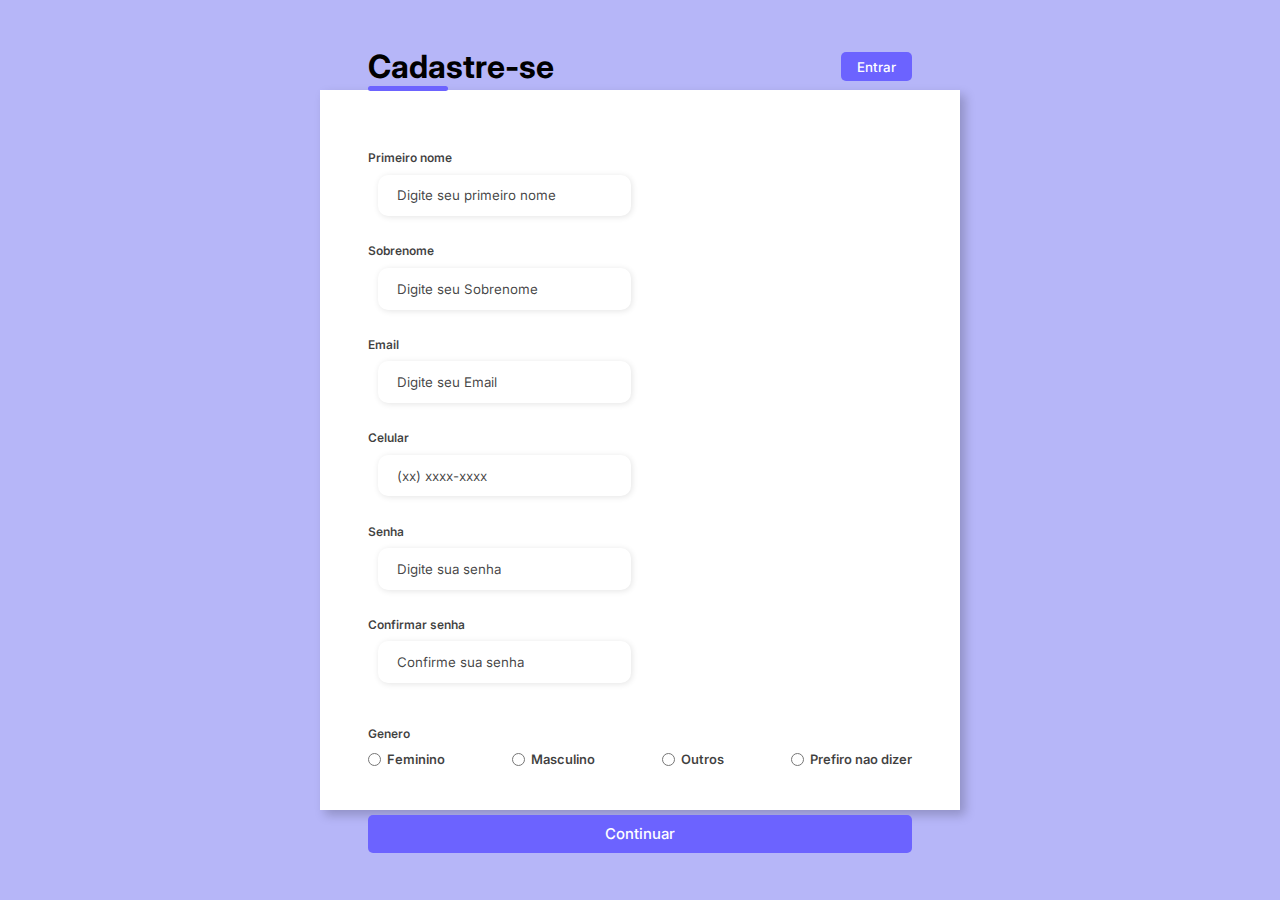
<file: Formulario de cadastro responsivo/index.html>
<!DOCTYPE html>
<html lang="pt-br">
<head>
    <meta charset="UTF-8">
    <meta http-equiv="X-UA-Compatible" content="IE=edge">
    <meta name="viewport" content="width=device-width, initial-scale=1.0">
    <link rel="preconnect" href="https://fonts.googleapis.com">
    <link rel="preconnect" href="https://fonts.gstatic.com" crossorigin>
    <link href="https://fonts.googleapis.com/css2?family=Inter:wght@100;300;400;500;700&display=swap" rel="stylesheet"> 
    <link rel="stylesheet" href="main.css">
    <title>Formulario de cadastro</title>
</head>
<body>
    <div class="container">
        <div class="form-image">
            <img src="img/undraw_shopping_re_hdd9.svg" alt="shopping">
        </div>

        <div class="form">
            <form action="#">
                <div class="form-header">
                    <div class="title">
                        <h1>Cadastre-se</h1>
                    </div>

                    <div class="login-button">
                        <button><a href="#">Entrar</a></button>
                    </div>
                </div>

                <div class="input-group">
                    <div class="input-box">
                        <label for="firstname">Primeiro nome</label>
                        <input id="firstname" type="text" name="firstname" placeholder="Digite seu primeiro nome" required>
                    </div>

                    <div class="input-box">
                        <label for="lastname">Sobrenome</label>
                        <input id="lastname" type="text" name="lastname" placeholder="Digite seu Sobrenome" required>
                    </div>

                    <div class="input-box">
                        <label for="email">Email</label>
                        <input id="email" type="email" name="email" placeholder="Digite seu Email" required>
                    </div>

                    <div class="input-box">
                        <label for="number">Celular</label>
                        <input id="number" type="tel" name="number" placeholder="(xx) xxxx-xxxx" required>
                    </div>

                    <div class="input-box">
                        <label for="password">Senha</label>
                        <input id="password" type="password" name="password" placeholder="Digite sua senha" required>
                    </div>

                    <div class="input-box">
                        <label for="password">Confirmar senha</label>
                        <input id="password" type="password" name="Confirmpassword" placeholder="Confirme sua senha" required>
                    </div>
                </div>

                <div class="gender-inputs">
                    <div class="gender-title">
                        <h6>Genero</h6>
                    </div>

                    <div class="gender-group">
                        <div class="gender-input">
                            <input type="radio" id="female" name="gender">
                            <label for="female">Feminino</label>
                        </div>

                        <div class="gender-input">
                            <input type="radio" id="male" name="gender">
                            <label for="male">Masculino</label>
                        </div>

                        <div class="gender-input">
                            <input type="radio" id="others" name="gender">
                            <label for="others">Outros</label>
                        </div>

                        <div class="gender-input">
                            <input type="radio" id="none" name="gender">
                            <label for="none">Prefiro nao dizer</label>
                        </div>
                    </div>
                </div>

                <div class="continue-button">
                    <button><a href="#">Continuar</a></button>
                </div>
            </form>
        </div>
    </div>
</body>
</html>
</file>
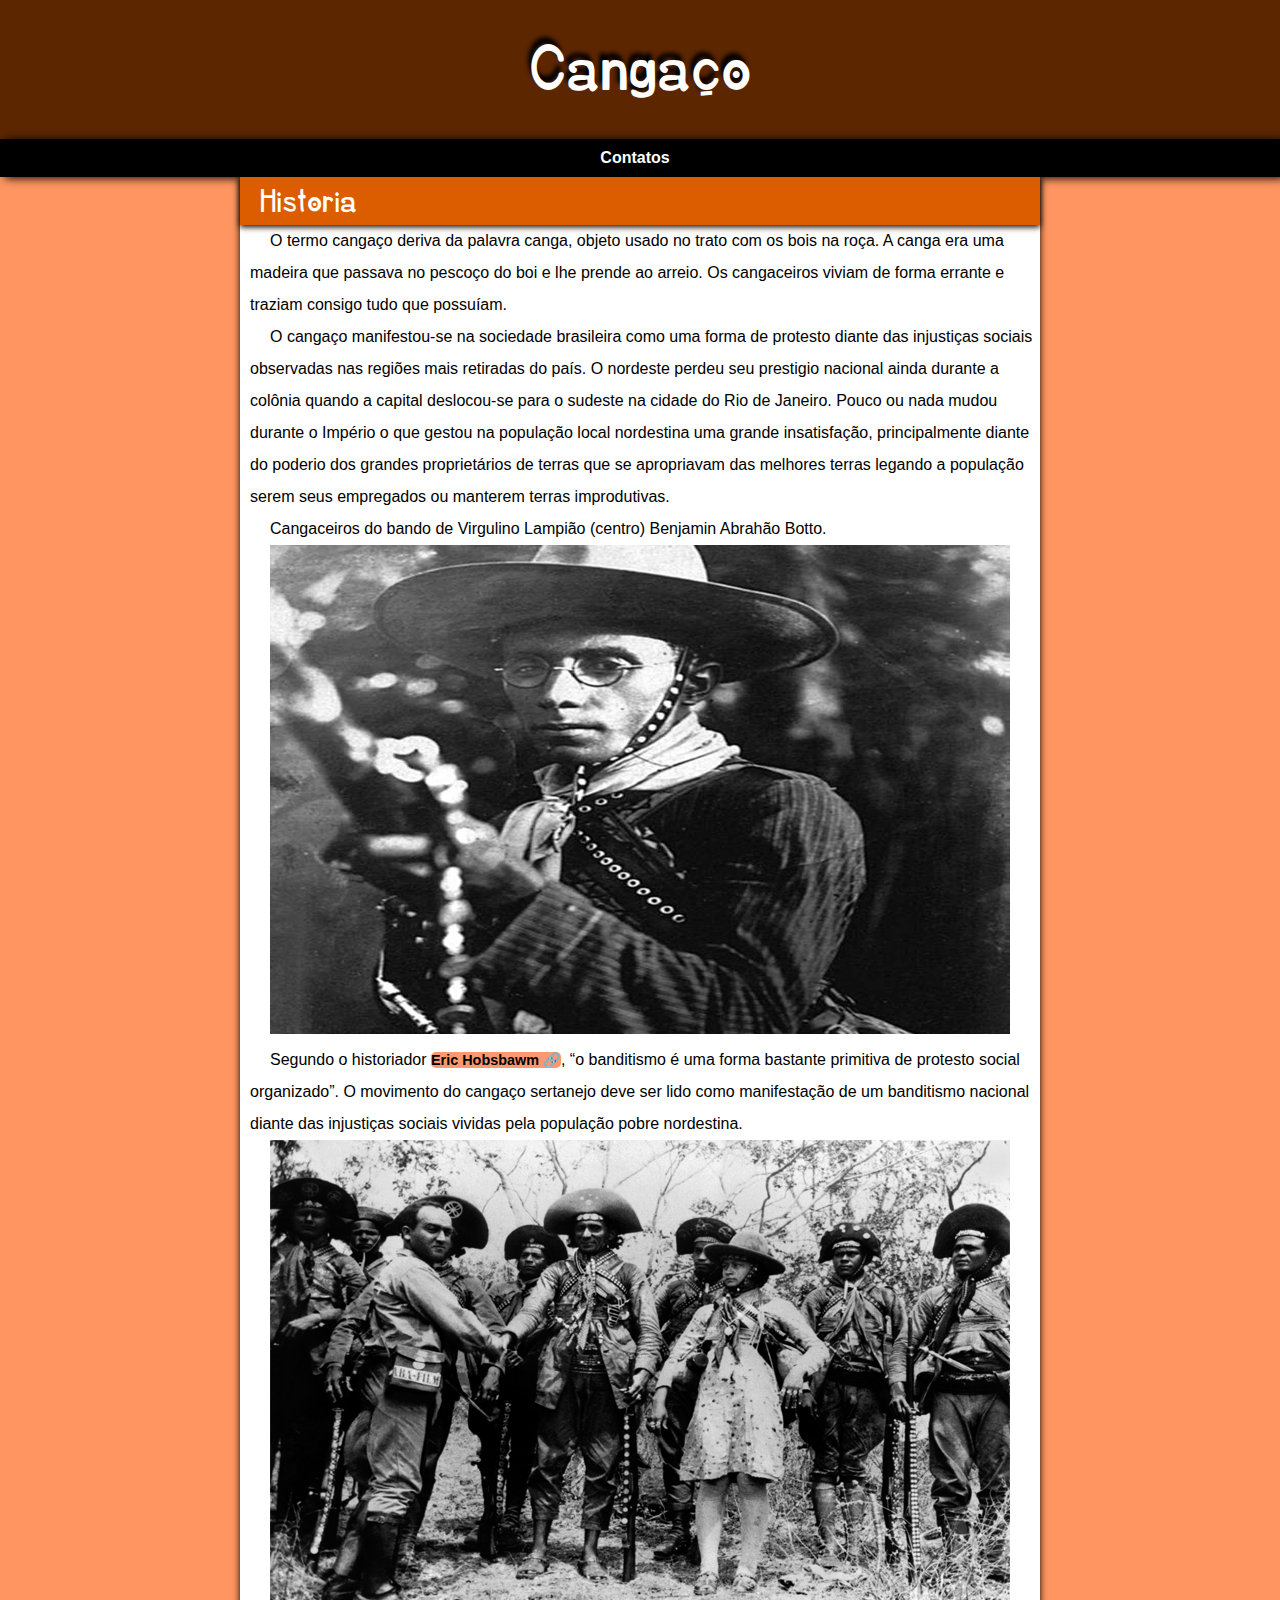
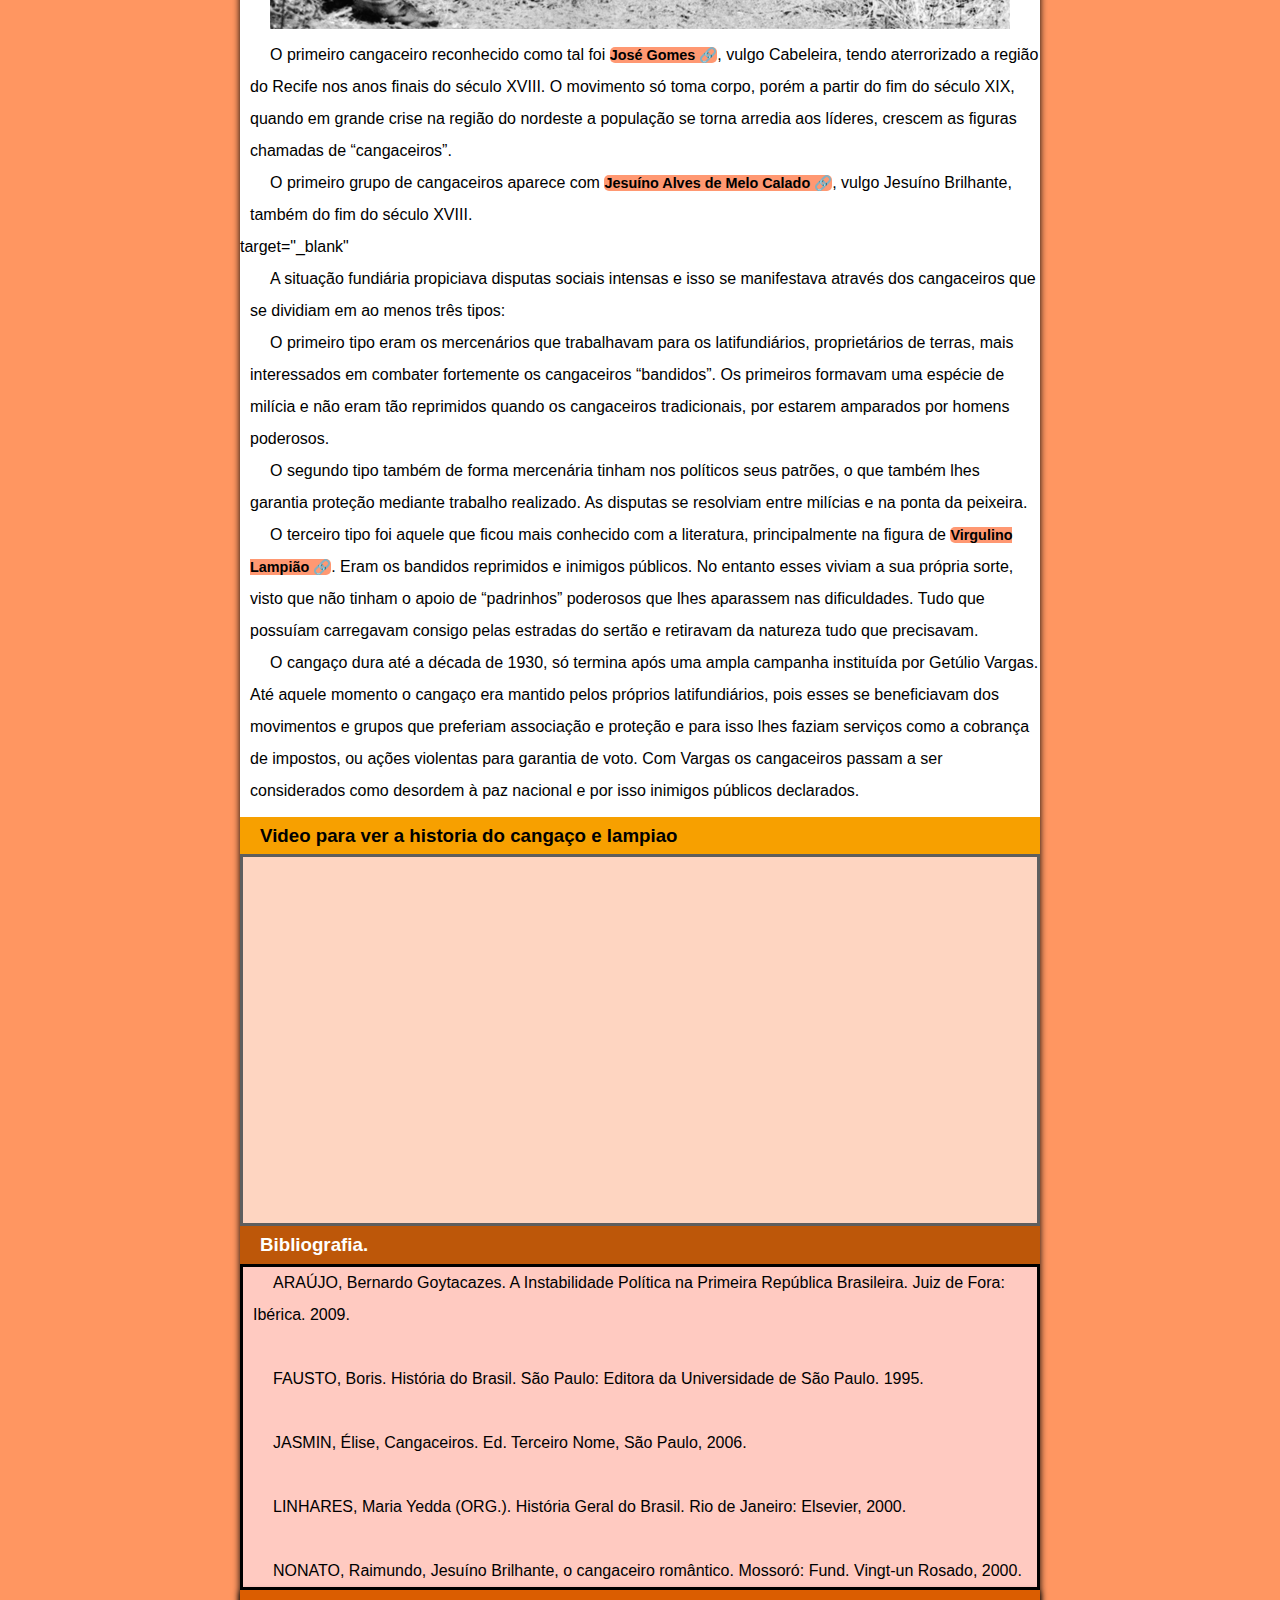
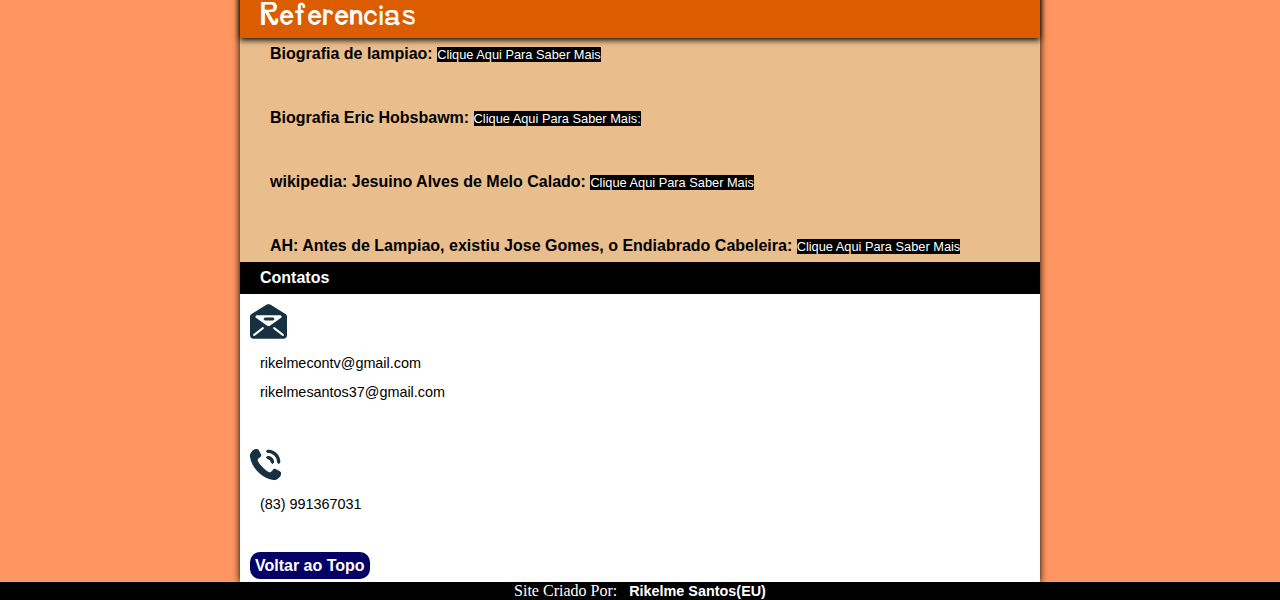
<file: Historia do Cangaço/index.html>
<!DOCTYPE html>
<html lang="pt-br">
<head>
    <link rel="shortcut icon" href="imagens/android-chrome-192x192.png" type="image/x-icon">
    <meta charset="UTF-8">
    <meta http-equiv="X-UA-Compatible" content="IE=edge">
    <meta name="viewport" content="width=device-width, initial-scale=1.0">
    <title>Site Responsivo</title>
          <link rel="stylesheet" href="Estilo.css">
</head>
<header>
    <h1 id="topo">Cangaço</h1>
    <nav>
        <a id="contatinho" href="#contato">Contatos</a>
    </nav>
</header>
<body>
    <main>
        <article>
            <h2>Historia</h2>
            <p>O termo cangaço deriva da palavra canga, objeto usado no trato com os bois na roça. A canga era uma madeira que passava no pescoço do boi e lhe prende ao arreio. Os cangaceiros viviam de forma errante e traziam consigo tudo que possuíam.</p>

    <p>O cangaço manifestou-se na sociedade brasileira como uma forma de protesto diante das injustiças sociais observadas nas regiões mais retiradas do país. O nordeste perdeu seu prestigio nacional ainda durante a colônia quando a capital deslocou-se para o sudeste na cidade do Rio de Janeiro. Pouco ou nada mudou durante o Império o que gestou na população local nordestina uma grande insatisfação, principalmente diante do poderio dos grandes proprietários de terras que se apropriavam das melhores terras legando a população serem seus empregados ou manterem terras improdutivas.</p>

<p>Cangaceiros do bando de Virgulino Lampião (centro) Benjamin Abrahão Botto.</p>

<picture>
    <source media="(max-width:500px )" srcset="imagens/lampiao-pq.png">
    <img src="imagens/lampiao.png" alt="lampiao">
</picture>

<P>Segundo o historiador <strong><a href="https://www.ebiografia.com/eric_hobsbawm/" class="externo" target="_blank">Eric Hobsbawm</a></strong>, “o banditismo é uma forma bastante primitiva de protesto social organizado”. O movimento do cangaço sertanejo deve ser lido como manifestação de um banditismo nacional diante das injustiças sociais vividas pela população pobre nordestina.</P>

<picture>
    <source media="(max-width: 500px)" srcset="imagens/bonde-lampiao-pq2.png">
    <img src="imagens/bonde-lampiao-m.png" alt="">
</picture>

<P>O primeiro cangaceiro reconhecido como tal foi <strong><a href="https://aventurasnahistoria.uol.com.br/noticias/reportagem/jose-gomes-conheca-o-endiabrado-cabeleira.phtml" class="externo" target="_blank">José Gomes</a></strong>, vulgo Cabeleira, tendo aterrorizado a região do Recife nos anos finais do século XVIII. O movimento só toma corpo, porém a partir do fim do século XIX, quando em grande crise na região do nordeste a população se torna arredia aos líderes, crescem as figuras chamadas de “cangaceiros”.</P>

<P>O primeiro grupo de cangaceiros aparece com <strong><a href="https://pt.wikipedia.org/wiki/Jesu%C3%ADno_Alves_de_Melo_Calado#:~:text=Biografia-,Origem,uma%20cabra%20que%20lhe%20pertencia." class="externo" target="_blank">Jesuíno Alves de Melo Calado</a></strong>, vulgo Jesuíno Brilhante, também do fim do século XVIII.</P>
 target="_blank"
<P>A situação fundiária propiciava disputas sociais intensas e isso se manifestava através dos cangaceiros que se dividiam em ao menos três tipos:</P>

<P>O primeiro tipo eram os mercenários que trabalhavam para os latifundiários, proprietários de terras, mais interessados em combater fortemente os cangaceiros “bandidos”. Os primeiros formavam uma espécie de milícia e não eram tão reprimidos quando os cangaceiros tradicionais, por estarem amparados por homens poderosos.</P> 

<p>O segundo tipo também de forma mercenária tinham nos políticos seus patrões, o que também lhes garantia proteção mediante trabalho realizado. As disputas se resolviam entre milícias e na ponta da peixeira.</p>

<p>O terceiro tipo foi aquele que ficou mais conhecido com a literatura, principalmente na figura de <strong><a href="https://www.ebiografia.com/lampiao/" class="externo" target="_blank">Virgulino Lampião</a></strong>. Eram os bandidos reprimidos e inimigos públicos. No entanto esses viviam a sua própria sorte, visto que não tinham o apoio de “padrinhos” poderosos que lhes aparassem nas dificuldades. Tudo que possuíam carregavam consigo pelas estradas do sertão e retiravam da natureza tudo que precisavam.</p>

<p>O cangaço dura até a década de 1930, só termina após uma ampla campanha instituída por Getúlio Vargas. Até aquele momento o cangaço era mantido pelos próprios latifundiários, pois esses se beneficiavam dos movimentos e grupos que preferiam associação e proteção e para isso lhes faziam serviços como a cobrança de impostos, ou ações violentas para garantia de voto. Com Vargas os cangaceiros passam a ser considerados como desordem à paz nacional e por isso inimigos públicos declarados.</p>

<h3 class="texto-video">Video para ver a historia do cangaço e lampiao</h3>

<div class="picture">
    <iframe width="560" height="315" src="https://www.youtube.com/embed/Y1gUtRscHDo" title="YouTube video player" frameborder="0" allow="accelerometer; autoplay; clipboard-write; encrypted-media; gyroscope; picture-in-picture" allowfullscreen></iframe>

</div>

<aside>
    <h3>Bibliografia.</h3>
    
    <div>
        <ul>
            <li class="espaço" >
                ARAÚJO, Bernardo Goytacazes. A Instabilidade Política na Primeira República Brasileira. Juiz de Fora: Ibérica. 2009.
            </li>
            <br>
            <li>FAUSTO, Boris. História do Brasil. São Paulo: Editora da Universidade de São Paulo. 1995.</li>
            <br>
            <li>JASMIN, Élise, Cangaceiros. Ed. Terceiro Nome, São Paulo, 2006.</li>
            <br>
            <li>LINHARES, Maria Yedda (ORG.). História Geral do Brasil. Rio de Janeiro: Elsevier, 2000.</li>
            <br>
            <li>NONATO, Raimundo, Jesuíno Brilhante, o cangaceiro romântico. Mossoró: Fund. Vingt-un Rosado, 2000.</li>
        </ul>
    </div>
    <div id="referencia">
        <h2>Referencias</h2>

        <ul>
            <li id="texto-da-referencia">Biografia de lampiao: <a href="https://www.ebiografia.com/lampiao/" target="_blank"> <strong id="referencias">Clique Aqui Para Saber Mais</strong> </a></li>

            <br>

            <li id="texto-da-referencia">Biografia Eric Hobsbawm: <a href="https://www.ebiografia.com/eric_hobsbawm/" target="_blank"><strong id="referencias"> Clique Aqui Para Saber Mais:</strong></a></li>

            <br>

            <li id="texto-da-referencia">wikipedia: Jesuino Alves de Melo Calado: <a href="https://pt.wikipedia.org/wiki/Jesu%C3%ADno_Alves_de_Melo_Calado#:~:text=Biografia-,Origem,uma%20cabra%20que%20lhe%20pertencia."  target="_blank"><strong id="referencias">Clique Aqui Para Saber Mais</strong></a></li>
           <br>

            <li id="texto-da-referencia">AH: Antes de Lampiao, existiu Jose Gomes, o Endiabrado Cabeleira: <a href="https://aventurasnahistoria.uol.com.br/noticias/reportagem/jose-gomes-conheca-o-endiabrado-cabeleira.phtml"  target="_blank"><strong id="referencias">Clique Aqui Para Saber Mais</strong></a></li>
        </ul>
        </div>

        <div id="contato">
            <h3 id="personalizar-h3-contato" >Contatos</h3>
          <picture>
              <img class="contatos" src="imagens/mail.png" alt="email">
              <p class="esquerdar" >rikelmecontv@gmail.com</p>
              <p class="esquerdar" >rikelmesantos37@gmail.com</p>
              
             <br>

                <img class="contatos" src="imagens/tel.png" alt="telefone">
                <p class="esquerdar" >(83) 991367031</p>
                <br>
                <a class="voltar" href="#topo"> Voltar ao Topo </a>
                    
          </picture>
        </div>
</aside>
 </article>
    </main>

  <footer>
      Site Criado Por: <strong class="footer"> &nbsp;
          Rikelme Santos(EU)</strong>
  </footer>  

</html>
</file>
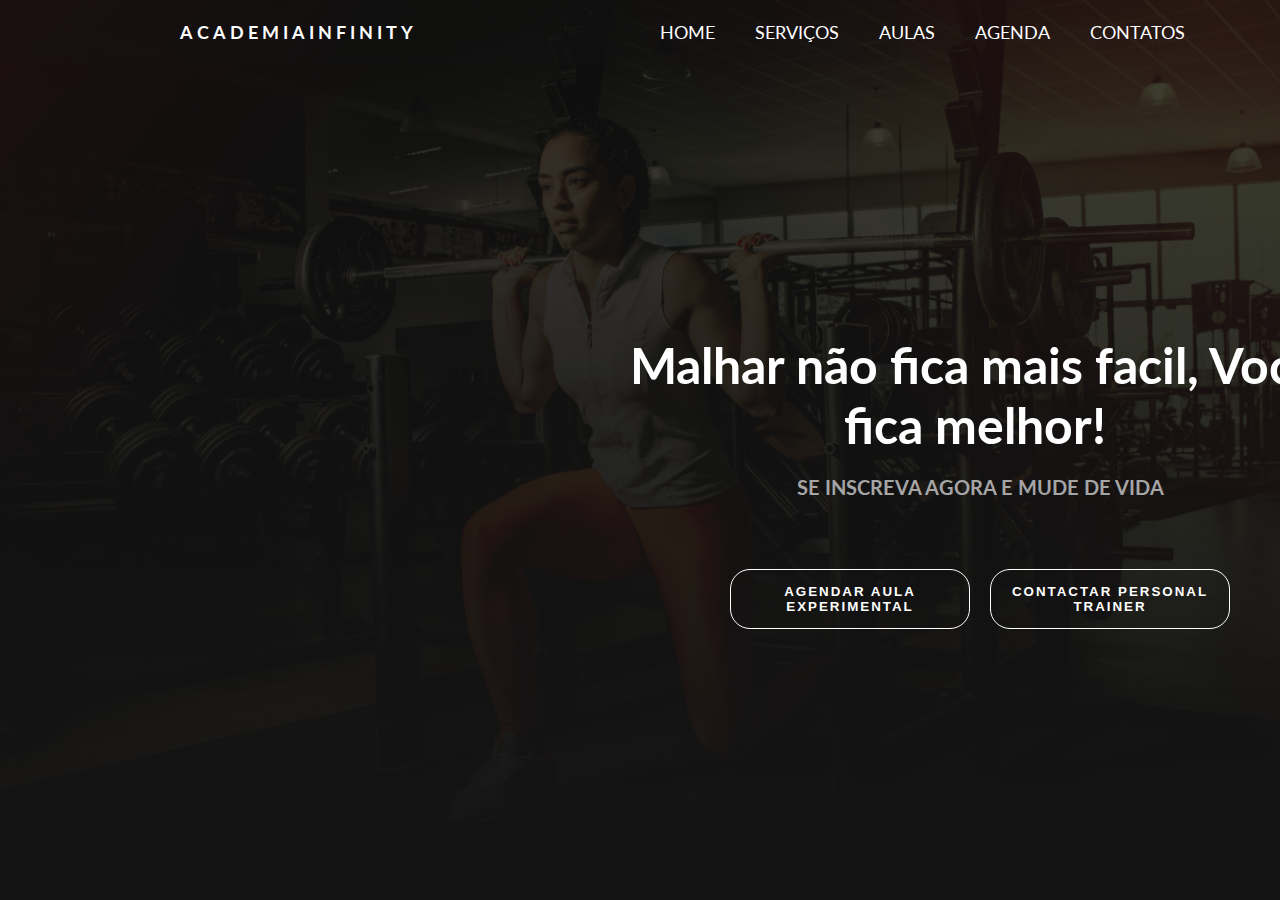
<file: Landing Page - Academia/index.html>
<!DOCTYPE html>
<html lang="pt-br">
<head>
    <meta charset="UTF-8">
    <meta http-equiv="X-UA-Compatible" content="IE=edge">
    <meta name="viewport" content="width=device-width, initial-scale=1.0">
    <link rel="preconnect" href="https://fonts.googleapis.com">
    <link rel="preconnect" href="https://fonts.gstatic.com" crossorigin>
    <link href="https://fonts.googleapis.com/css2?family=Lato:wght@400;700&display=swap" rel="stylesheet">
    <link rel="stylesheet" href="main.css">
    <title>Academia</title>
</head>
<body>
    <header>
        <div class="menu-content">
            <h1 class="logo">AcademiaInfinity</h1>

            <nav class="header-menu">
                <ul class="list-items">
                    <li><a href="#">HOME</a></li>
                    <li><a href="#">SERVIÇOS</a></li>
                    <li><a href="#">AULAS</a></li>
                    <li><a href="#">AGENDA</a></li>
                    <li><a href="#">CONTATOS</a></li>
                </ul>
            </nav>
        </div>
    </header>

    <main>
        <div class="main-content">
            <h1 class="primary-text">Malhar não fica mais facil, Você fica melhor!</h1>
            <h2 class="second-text">SE INSCREVA AGORA E MUDE DE VIDA</h2>

            <div class="btn">
                <button class="btn-exp">Agendar Aula Experimental</button>
                <button class="btn-personal">Contactar Personal Trainer</button>
            </div>
        </div>
    </main>
</body>
</html>
</file>
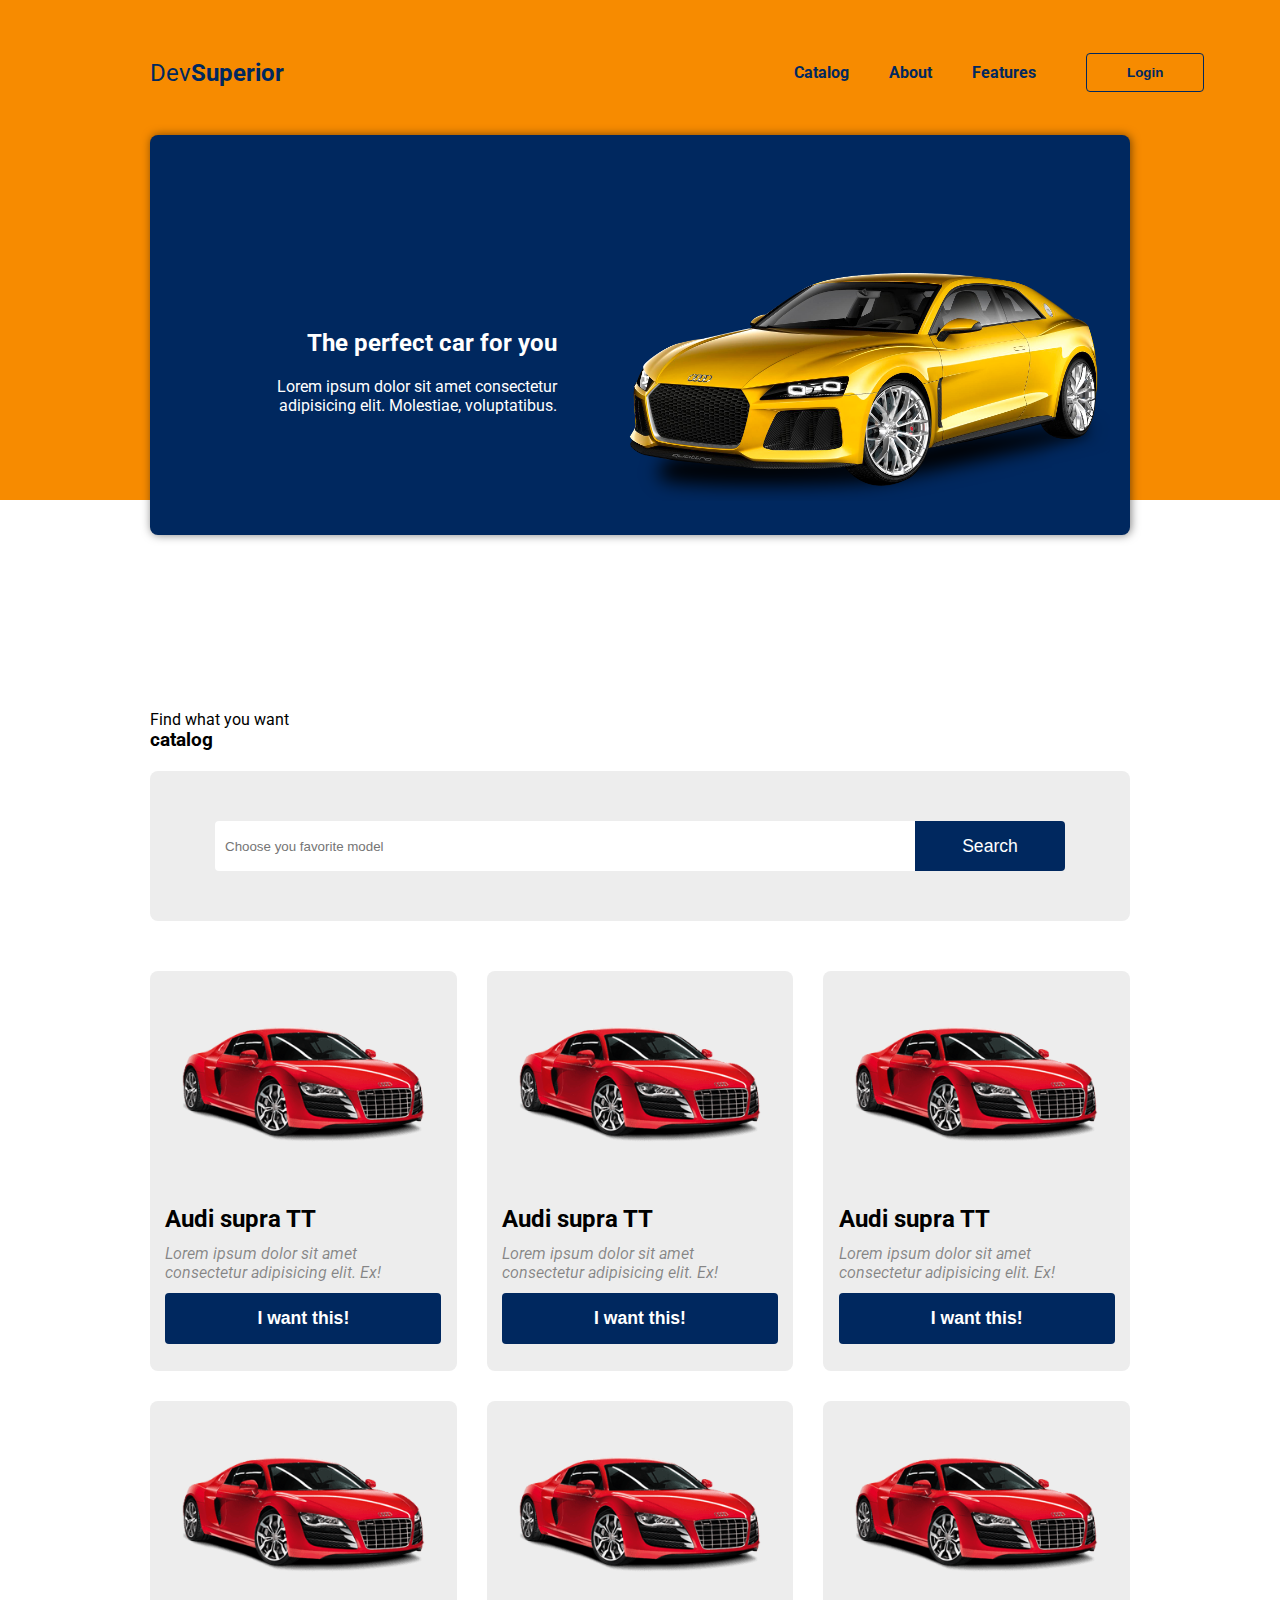
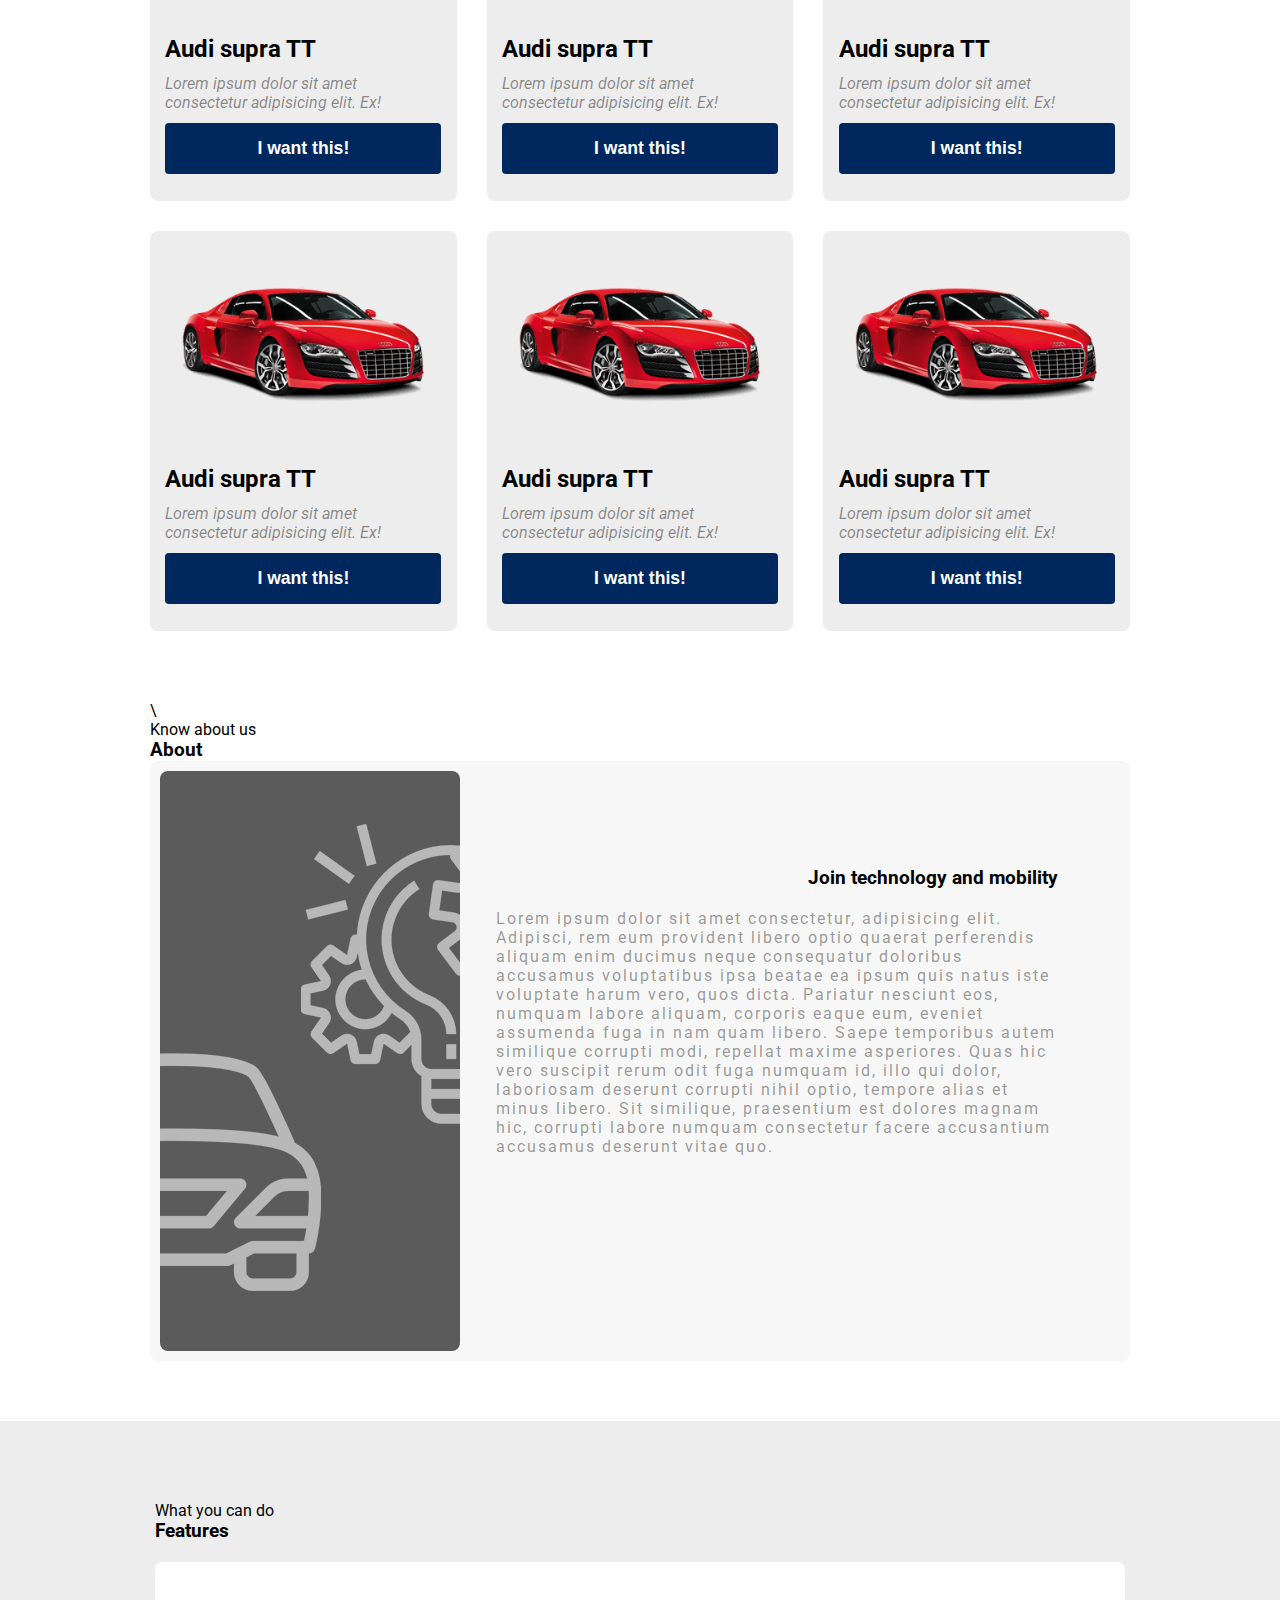
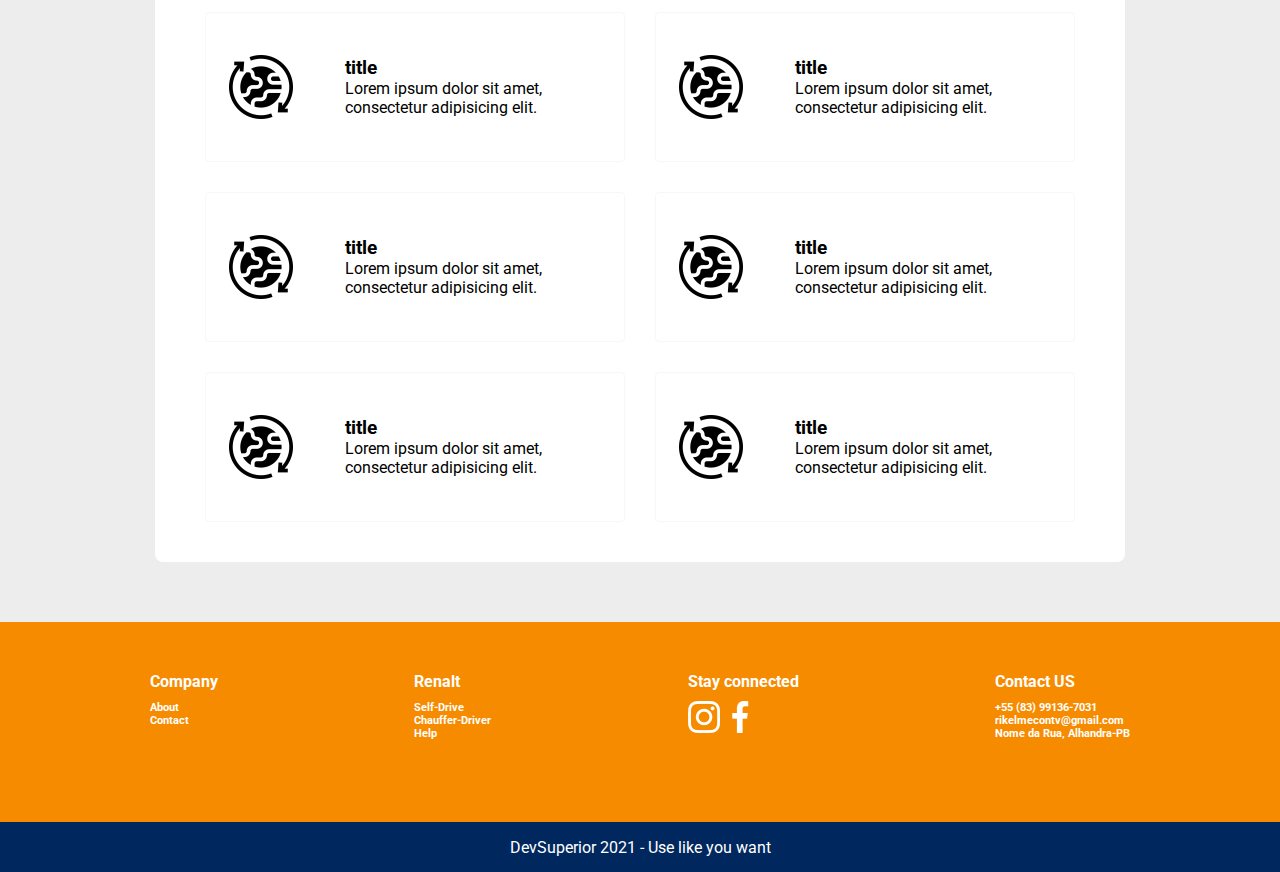
<file: landing page - catalogo de carros/html/index.html>
<!DOCTYPE html>
<html lang="pt-br">
<head>
    <meta charset="UTF-8">
    <meta http-equiv="X-UA-Compatible" content="IE=edge">
    <meta name="viewport" content="width=device-width, initial-scale=1.0">
    <link rel="preconnect" href="https://fonts.googleapis.com">
    <link rel="preconnect" href="https://fonts.gstatic.com" crossorigin>
    <link href="https://fonts.googleapis.com/css2?family=Roboto:wght@400;700&display=swap" rel="stylesheet">
    <link rel="stylesheet" href="../css/main.css">
    <title>Catalogo de carros</title>
</head>
<body>
    <header>
        <div class="content">
            <nav>
                <p class="brand">Dev<strong>Superior</strong></p>
                <ul>
                    <li><a href="#">Catalog</a></li>
                    <li><a href="#">About</a></li>
                    <li><a href="#">Features</a></li>
                    <button>Login</button>
                </ul>
            </nav>

            <div class="header-block">
                <div class="text">
                    <h2>The perfect car for you</h2>
                    <p>Lorem ipsum dolor sit amet consectetur adipisicing elit. Molestiae, voluptatibus.</p>
                </div>
                <img src="../imagens/car-header.png" alt="car">
            </div>
        </div>
    </header>

    <section class="catalog" id="catalog">
        <div class="content">
            <div class="title-wrapper-catalog">
                <p>Find what you want</p>
                <h3>catalog</h3>
            </div>
            <div class="filter-card">
                <input type="text" class="search-input" placeholder="Choose you favorite model">
                <button class="search-button">Search</button>
            </div>
            <div class="card-wrapper">
                <div class="card-item">
                    <img src="../imagens/car-card.png" alt="card">
                    <div class="card-content">
                        <h3>Audi supra TT</h3>
                        <p>Lorem ipsum dolor sit amet consectetur adipisicing elit. Ex!</p>
                        <button type="button">I want this!</button>
                    </div>
                </div>

                <div class="card-item">
                    <img src="../imagens/car-card.png" alt="card">
                    <div class="card-content">
                        <h3>Audi supra TT</h3>
                        <p>Lorem ipsum dolor sit amet consectetur adipisicing elit. Ex!</p>
                        <button type="button">I want this!</button>
                    </div>
                </div>
                <div class="card-item">
                    <img src="../imagens/car-card.png" alt="card">
                    <div class="card-content">
                        <h3>Audi supra TT</h3>
                        <p>Lorem ipsum dolor sit amet consectetur adipisicing elit. Ex!</p>
                        <button type="button">I want this!</button>
                    </div>
                </div>
                <div class="card-item">
                    <img src="../imagens/car-card.png" alt="card">
                    <div class="card-content">
                        <h3>Audi supra TT</h3>
                        <p>Lorem ipsum dolor sit amet consectetur adipisicing elit. Ex!</p>
                        <button type="button">I want this!</button>
                    </div>
                </div>
                <div class="card-item">
                    <img src="../imagens/car-card.png" alt="card">
                    <div class="card-content">
                        <h3>Audi supra TT</h3>
                        <p>Lorem ipsum dolor sit amet consectetur adipisicing elit. Ex!</p>
                        <button type="button">I want this!</button>
                    </div>
                </div>
                <div class="card-item">
                    <img src="../imagens/car-card.png" alt="card">
                    <div class="card-content">
                        <h3>Audi supra TT</h3>
                        <p>Lorem ipsum dolor sit amet consectetur adipisicing elit. Ex!</p>
                        <button type="button">I want this!</button>
                    </div>
                </div>
                <div class="card-item">
                    <img src="../imagens/car-card.png" alt="card">
                    <div class="card-content">
                        <h3>Audi supra TT</h3>
                        <p>Lorem ipsum dolor sit amet consectetur adipisicing elit. Ex!</p>
                        <button type="button">I want this!</button>
                    </div>
                </div>
                <div class="card-item">
                    <img src="../imagens/car-card.png" alt="card">
                    <div class="card-content">
                        <h3>Audi supra TT</h3>
                        <p>Lorem ipsum dolor sit amet consectetur adipisicing elit. Ex!</p>
                        <button type="button">I want this!</button>
                    </div>
                </div>
                <div class="card-item">
                    <img src="../imagens/car-card.png" alt="card">
                    <div class="card-content">
                        <h3>Audi supra TT</h3>
                        <p>Lorem ipsum dolor sit amet consectetur adipisicing elit. Ex!</p>
                        <button type="button">I want this!</button>
                    </div>
                </div>
            </div>
        </div>
    </section>

    <section class="about" id="about">
        <div class="content">
            <div class="title-wrapper-about">\
                <p>Know about us</p>
                <h3>About</h3>
            </div>
            <div class="about-content">
                <div class="left">
                    <img src="../imagens/about.png" alt="About">
                </div>
                <div class="right">
                    <h3>Join technology and mobility</h3>
                    <p>
                        Lorem ipsum dolor sit amet consectetur, adipisicing elit. Adipisci, rem eum provident libero optio quaerat perferendis aliquam enim ducimus neque consequatur doloribus accusamus voluptatibus ipsa beatae ea ipsum quis natus iste voluptate harum vero, quos dicta. Pariatur nesciunt eos, numquam labore aliquam, corporis eaque eum, eveniet assumenda fuga in nam quam libero. Saepe temporibus autem similique corrupti modi, repellat maxime asperiores. Quas hic vero suscipit rerum odit fuga numquam id, illo qui dolor, laboriosam deserunt corrupti nihil optio, tempore alias et minus libero. Sit similique, praesentium est dolores magnam hic, corrupti labore numquam consectetur facere accusantium accusamus deserunt vitae quo.
                    </p>
                </div>
            </div>
        </div>

    </section>

    <section class="features" id="features">
        <div class="content">
            <div class="title-wrapper-features">
                <p>What you can do</p>
                <h3>Features</h3>
            </div>
            <div class="feature-card-block">
                <div class="feature-card-item">
                    <img src="../imagens/feature-planet.png" alt="feature">
                    <div class="feature-text-content">
                        <h3>title</h3>
                        <p>Lorem ipsum dolor sit amet, consectetur adipisicing elit.</p>
                    </div>
                </div>

                <div class="feature-card-item">
                    <img src="../imagens/feature-planet.png" alt="feature">
                    <div class="feature-text-content">
                        <h3>title</h3>
                        <p>Lorem ipsum dolor sit amet, consectetur adipisicing elit.</p>
                    </div>
                </div>
                
                <div class="feature-card-item">
                    <img src="../imagens/feature-planet.png" alt="feature">
                    <div class="feature-text-content">
                        <h3>title</h3>
                        <p>Lorem ipsum dolor sit amet, consectetur adipisicing elit.</p>
                    </div>
                </div>

                <div class="feature-card-item">
                    <img src="../imagens/feature-planet.png" alt="feature">
                    <div class="feature-text-content">
                        <h3>title</h3>
                        <p>Lorem ipsum dolor sit amet, consectetur adipisicing elit.</p>
                    </div>
                </div>

                <div class="feature-card-item">
                    <img src="../imagens/feature-planet.png" alt="feature">
                    <div class="feature-text-content">
                        <h3>title</h3>
                        <p>Lorem ipsum dolor sit amet, consectetur adipisicing elit.</p>
                    </div>
                </div>

                <div class="feature-card-item">
                    <img src="../imagens/feature-planet.png" alt="feature">
                    <div class="feature-text-content">
                        <h3>title</h3>
                        <p>Lorem ipsum dolor sit amet, consectetur adipisicing elit.</p>
                    </div>
                </div>
            </div>
        </div>
    </section>

    <footer>
        <div class="main">
            <div class="content footer-links">
                <div class="footer-company">
                    <h4>Company</h4>
                    <h6>About</h6>
                    <h6>Contact</h6>
                </div>
                <div class="footer-rental">
                    <h4>Renalt</h4>
                    <h6>Self-Drive</h6>
                    <h6>Chauffer-Driver</h6>
                    <h6>Help</h6>
                </div>
                <div class="footer-social">
                    <h4>Stay connected</h4>
                    <div class="social-icons">
                        <img src="../imagens/instagram.png" alt="instagram">
                        <img src="../imagens/facebook.png" alt="facebook">
                    </div>
                </div>
                <div class="footer-contact">
                    <h4>Contact US</h4>
                    <h6>+55 (83) 99136-7031</h6>
                    <h6>rikelmecontv@gmail.com</h6>
                    <h6>Nome da Rua, Alhandra-PB</h6>
                </div>
            </div>
        </div>
        <div class="last">
            DevSuperior 2021 - Use like you want
        </div>
    </footer>
</body>
</html>
</file>
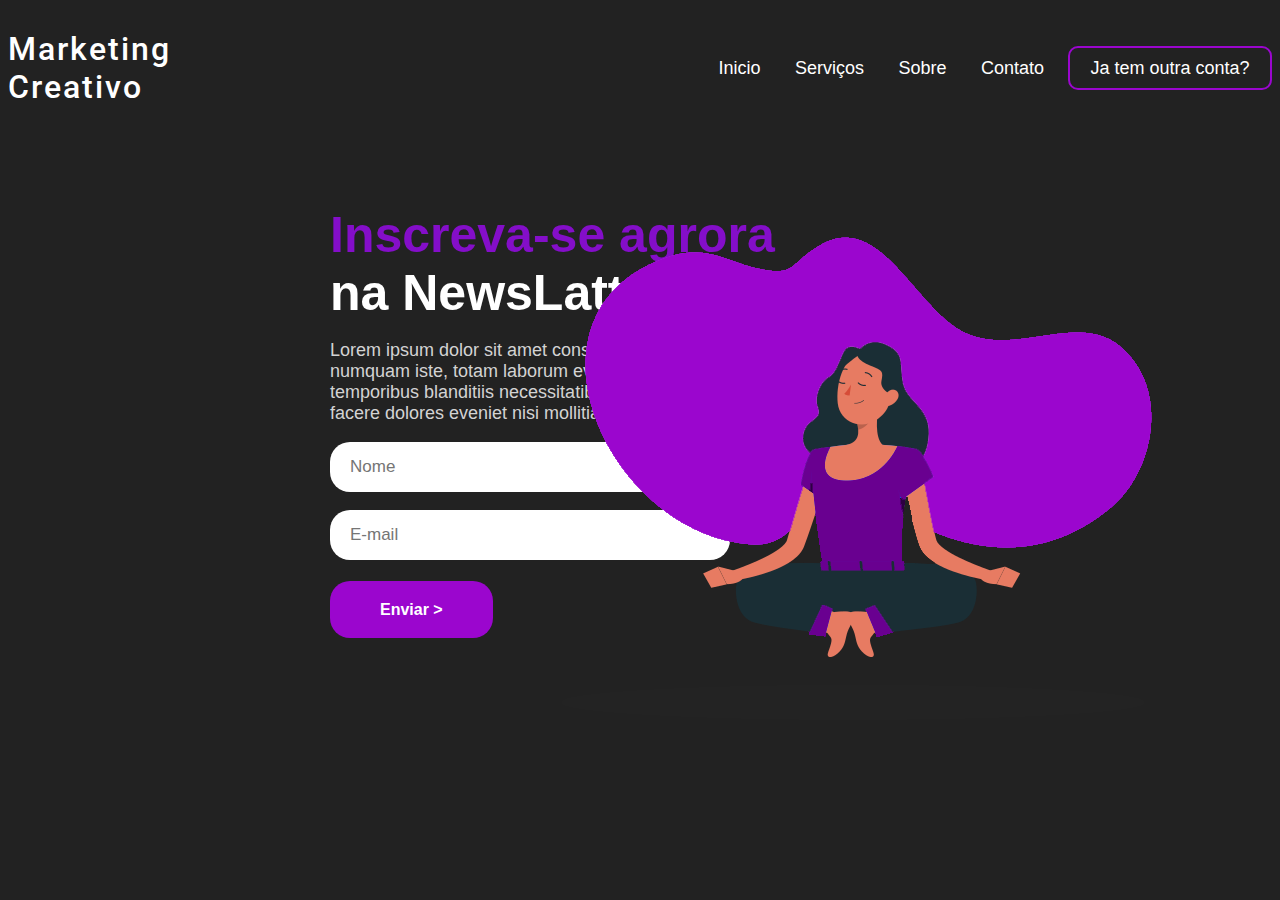
<file: Landing Page - Marketing Creativo/html/index.html>
<!DOCTYPE html>
<html lang="pt-br">
<head>
    <meta charset="UTF-8">
    <meta http-equiv="X-UA-Compatible" content="IE=edge">
    <meta name="viewport" content="width=device-width, initial-scale=1.0">
    <link rel="preconnect" href="https://fonts.googleapis.com">
    <link rel="preconnect" href="https://fonts.gstatic.com" crossorigin>
    <link href="https://fonts.googleapis.com/css2?family=Roboto:wght@300&display=swap" rel="stylesheet">
    <link rel="stylesheet" href="../css/main.css">
    <title>Landing Page</title>
</head>
<body>
    <header>
        <div class="titulo">
            <h1>Marketing<br>Creativo</h1>
        </div> <!--titulo-->
        <nav class="menu">
            <a href="#">Inicio</a>
            <a href="#">Serviços</a>
            <a href="#">Sobre</a>
            <a href="#">Contato</a>
            <a id="cicle-purple" href="#">Ja tem outra conta?</a>
        </nav>
    </header>

    <section>
        <div class="home">
            <img src="../imagens/foto-grande.png" alt="Home">
        </div>

        <div class="mover-tudo">
            <div class="extras">
                <h1><span id="principal-text">Inscreva-se agrora</span> <br> na NewsLatter</h1>
                <br>
                <p>Lorem ipsum dolor sit amet consectetur adipisicing elit. Minus numquam iste, totam laborum eveniet provident nihil impedit temporibus blanditiis necessitatibus ducimus deserunt. Iste facere dolores eveniet nisi mollitia accusamus harum!</p>
            </div>
            <br>
            <div class="place">
                <input type="text" id="myInput" name="myInput" placeholder="Nome" />
                <br>
                <br>
                <input type="text" id="myInput" name="myInput" placeholder="E-mail" />
            </div>
            <div class="btn">
                <a href="#">Enviar ></a>
            </div>
        </div>
    </section>
</body>
</html>
</file>
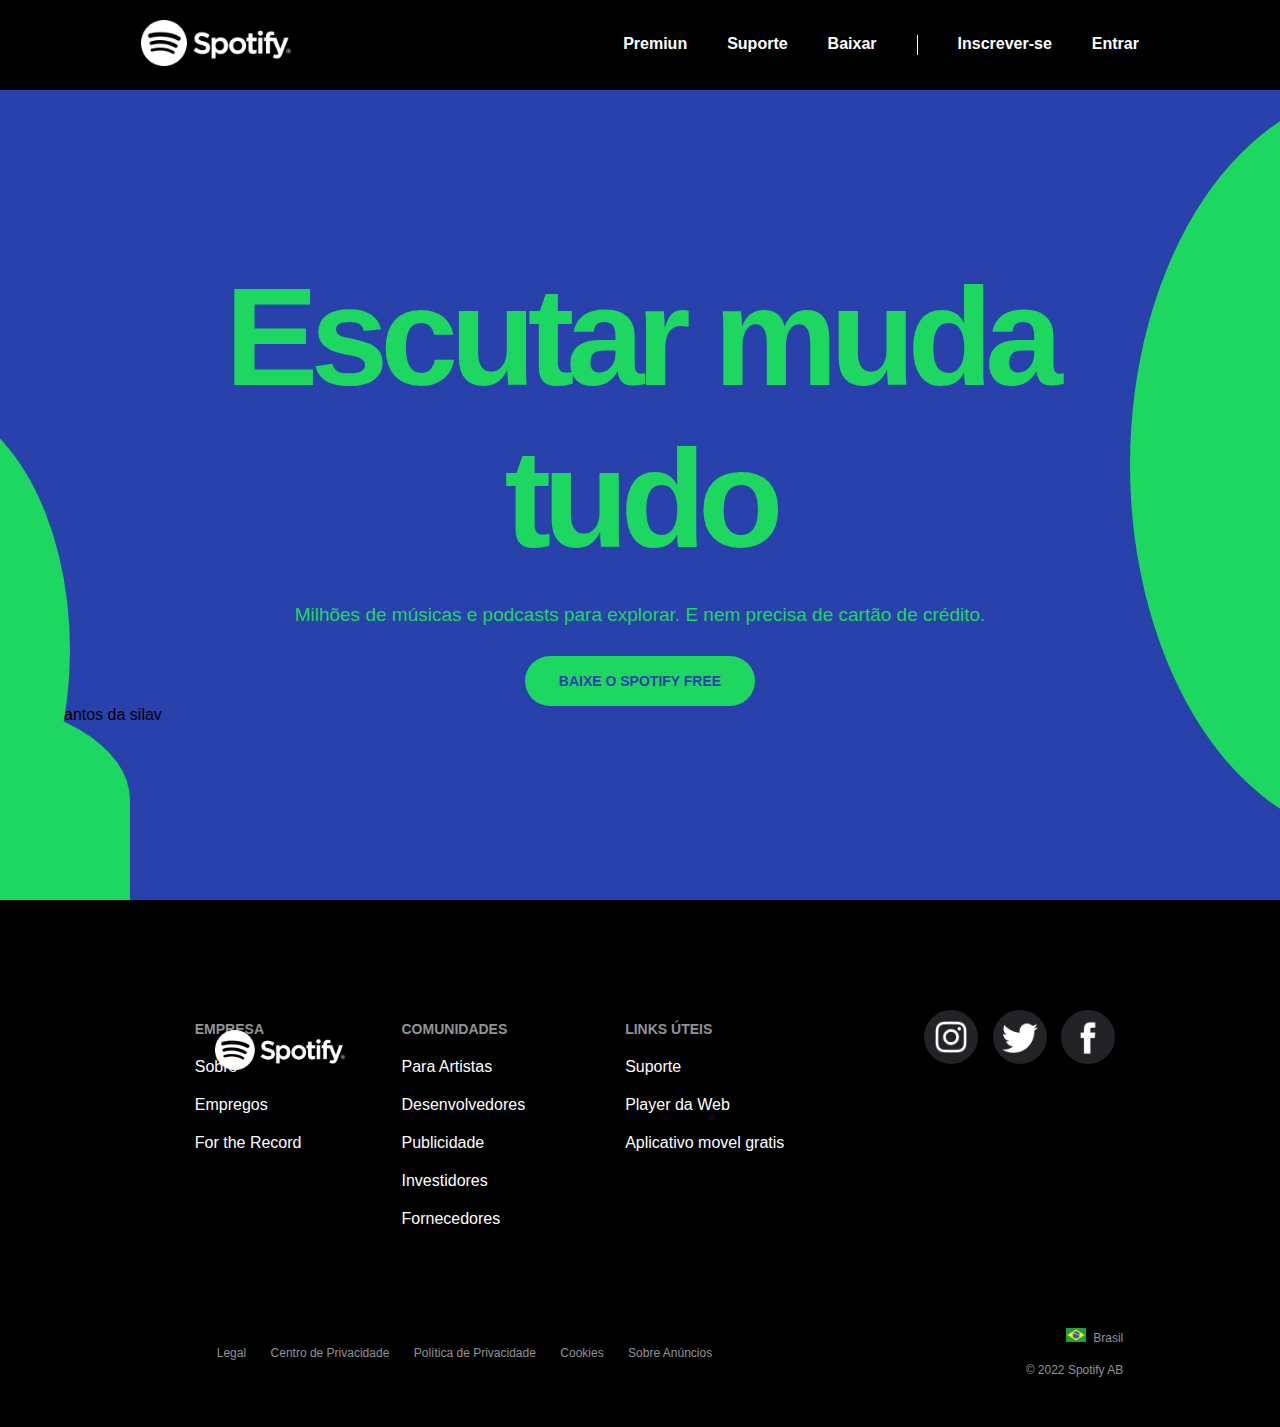
<file: Landing Page Spotify/html/index.html>
<!DOCTYPE html>
<html lang="pt-br">
<head>
    <meta charset="UTF-8">
    <meta http-equiv="X-UA-Compatible" content="IE=edge">
    <meta name="viewport" content="width=device-width, initial-scale=1.0">
    <link rel="stylesheet" href="../css/main.css">
    <title>Spotify</title>
</head>
<body>
    <header>
        <div class="logo">
            <img src="../imagens/logo.png" alt="Logo">
        </div>

        <nav>
            <ul class="menu-links">
                <li><a href="#">Premiun</a></li>
                <li><a href="#">Suporte</a></li>
                <li><a href="#">Baixar</a></li>
                    <div class="space">

                    </div>
                <li><a href="#">Inscrever-se</a></li>
                <li><a href="#">Entrar</a></li>
            </ul>
        </nav>
    </header>

    <section class="container">
        <div class="title">
            <h1>Escutar muda
                <br> tudo</h1>
        </div>

        <div class="text-p">
            <p>Milhões de músicas e podcasts para explorar. E nem precisa de cartão de crédito.</p>
        </div>

        <div class="btn">
            <button>BAIXE O SPOTIFY FREE</button>
        </div>
rikelme santos da silav
        <div class="green-effect"></div>
        <div class="green-effect-2"></div>
        <div class="green-effect-3"></div>
    </section>

    <footer>
        <div class="container-footer">
            <div class="logo-footer">
                <img src="../imagens/logo.png" alt="logo">
            </div>

            <div class="info">
                <ul>
                    <li><a href=""><span class="sub-title">EMPRESA</span></a></li>
                    <li><a href="">Sobre</a></li>
                    <li><a href="">Empregos</a></li>
                    <li><a href="">For the Record</a></li>
                </ul>

                <ul>
                    <li><a href=""><span class="sub-title">COMUNIDADES</span></a></li>
                    <li><a href="">Para Artistas</a></li>
                    <li><a href="">Desenvolvedores</a></li>
                    <li><a href="">Publicidade</a></li>
                    <li><a href="">Investidores</a></li>
                    <li><a href="">Fornecedores</a></li>
                </ul>

                <ul>
                    <li><a href=""><span class="sub-title">LINKS ÚTEIS</span></a></li>
                    <li><a href="">Suporte</a></li>
                    <li><a href="">Player da Web</a></li>
                    <li><a href="">Aplicativo movel gratis</a></li>
                </ul>
            </div>
            <div class="social-media">
                <a href=""><img src="../imagens/instagram.png" alt="instagram"></a>
                <a href=""><img src="../imagens/twitter.png" alt="twitter"></a>
                <a href=""><img src="../imagens/facebook.png" alt="facebook"></a>
            </div>
            </div>
        </div>

        <div class="extras">
                <nav>
                <a href="">Legal</a>
                <a href="">Centro de Privacidade</a>
                <a href="">Política de Privacidade</a>
                <a href="">Cookies</a>
                <a href="">Sobre Anúncios</a>
                </nav>
            

            <div class="finaly-texts">
                <p><img src="../imagens/brazil.png" alt="Brazil"> Brasil</p>
                <br>
                <p>© 2022 Spotify AB</p>
            </div>
        </div>
    </footer>
</body>
</html>
</file>
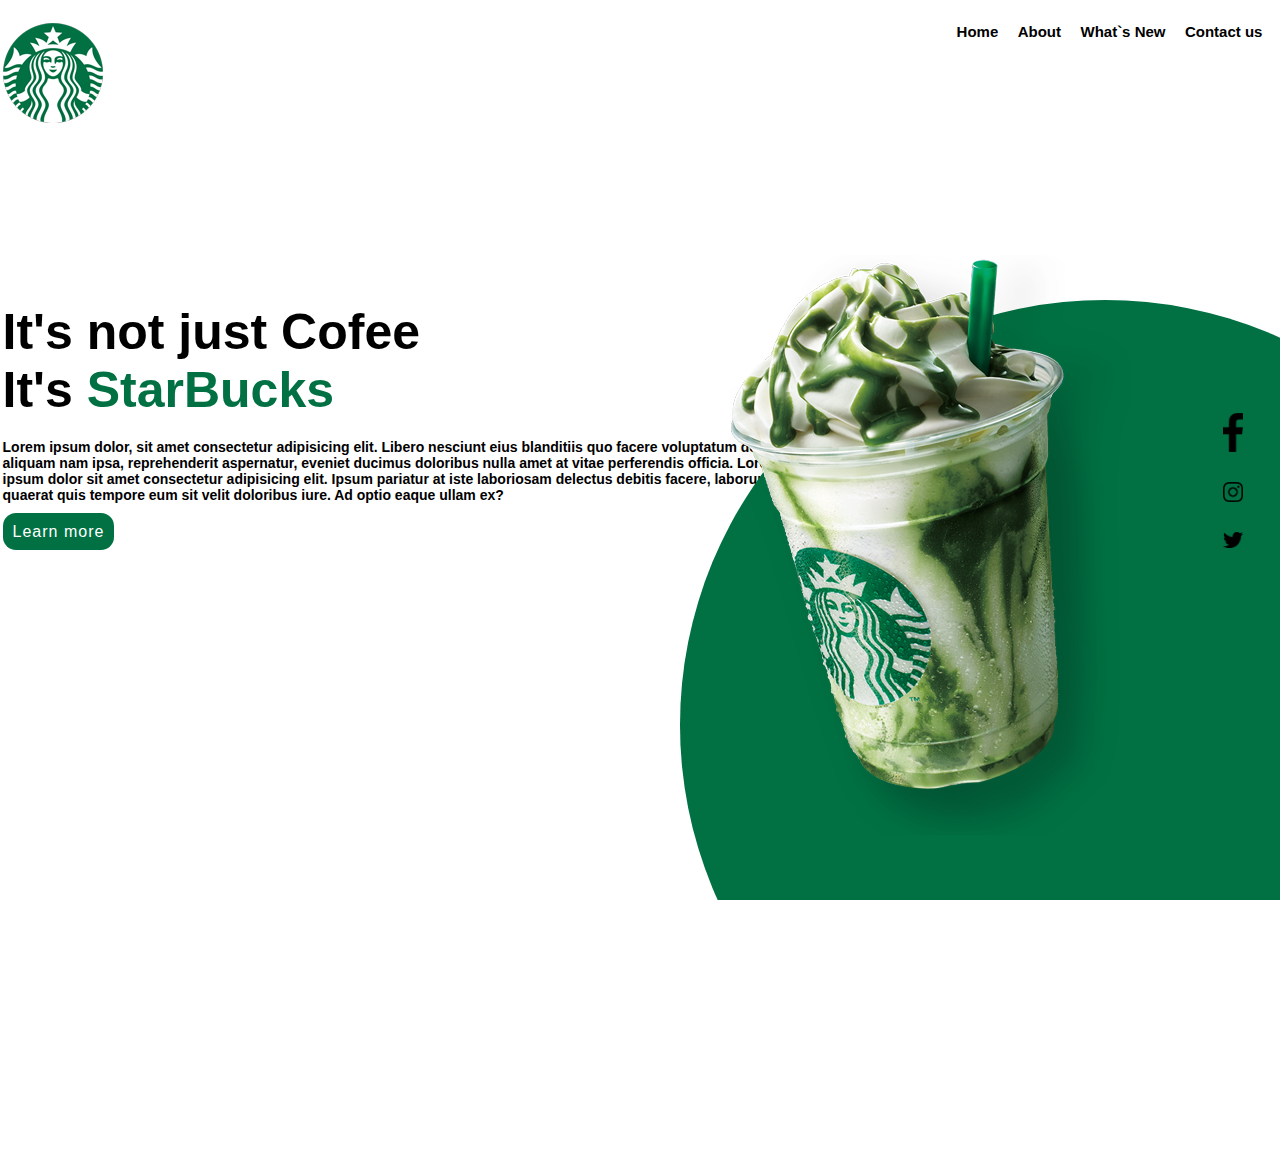
<file: StarBucks - landing page/html/index.html>
<!DOCTYPE html>
<html lang="pt-br">
<head>
    <meta charset="UTF-8">
    <meta http-equiv="X-UA-Compatible" content="IE=edge">
    <meta name="viewport" content="width=device-width, initial-scale=1.0, maximum-scale=1.0">
    <link rel="stylesheet" href="../css/main.css">
    <title>StarBucks</title>
</head>
<body>
    <header>
        <div class="center">
            <div class="logo">
                <img src="../imagens/logo.png" alt="logo">
            </div> <!--logo-->
            <nav class="menu">
                <a href="#">Home</a>
                <a href="#">About</a>
                <a href="#">What`s New</a>
                <a href="#">Contact us</a>
            </nav> <!--Menu-->
        </div> <!--center-->
    </header>

    <section class="sobre">
        <div class="extras">
            <img src="../imagens/img1.png" alt="Milk-foto">

            <div class="social">
                <nav class="social-media">
                    <a href=""><img src="../imagens/facebook.png" alt="facebook"></a>
                    <a href=""><img src="../imagens/instagram.png" alt="instagram"></a>
                    <a href=""><img src="../imagens/twitter.png" alt="twitter"></a>
                </nav>
            </div>
        </div> <!--extras-->
        
        <div class="center">
            <div class="texto-sobre">
                <h1>It's not just Cofee
                    <br>
                    It's <span style="color:#017143;">StarBucks</span>
                </h1>
                <p>Lorem ipsum dolor, sit amet consectetur adipisicing elit. Libero nesciunt eius blanditiis quo facere voluptatum deleniti aliquam nam ipsa, reprehenderit aspernatur, eveniet ducimus doloribus nulla amet at vitae perferendis officia. 
                    Lorem ipsum dolor sit amet consectetur adipisicing elit. Ipsum pariatur at iste laboriosam delectus debitis facere, laborum quaerat quis tempore eum sit velit doloribus iure. Ad optio eaque ullam ex?
                </p>
                <a onclick="clicar()" id="btn" href="#">Learn more</a>
            </div>
        </div>
    </section>

    <script>
      var botao = window.document.getElementById('btn')
       btn.addEventListener('click', clicar)
       btn.addEventListener('mouseout', sair)


       function clicar() {
         botao.style.background = 'green'
         botao.style.color = 'whiteSmoke'
       }

       function sair() {
           botao.style.background = '#017143'
           botao.style.color = 'white'
       }
    </script>
</body>
</html>
</file>
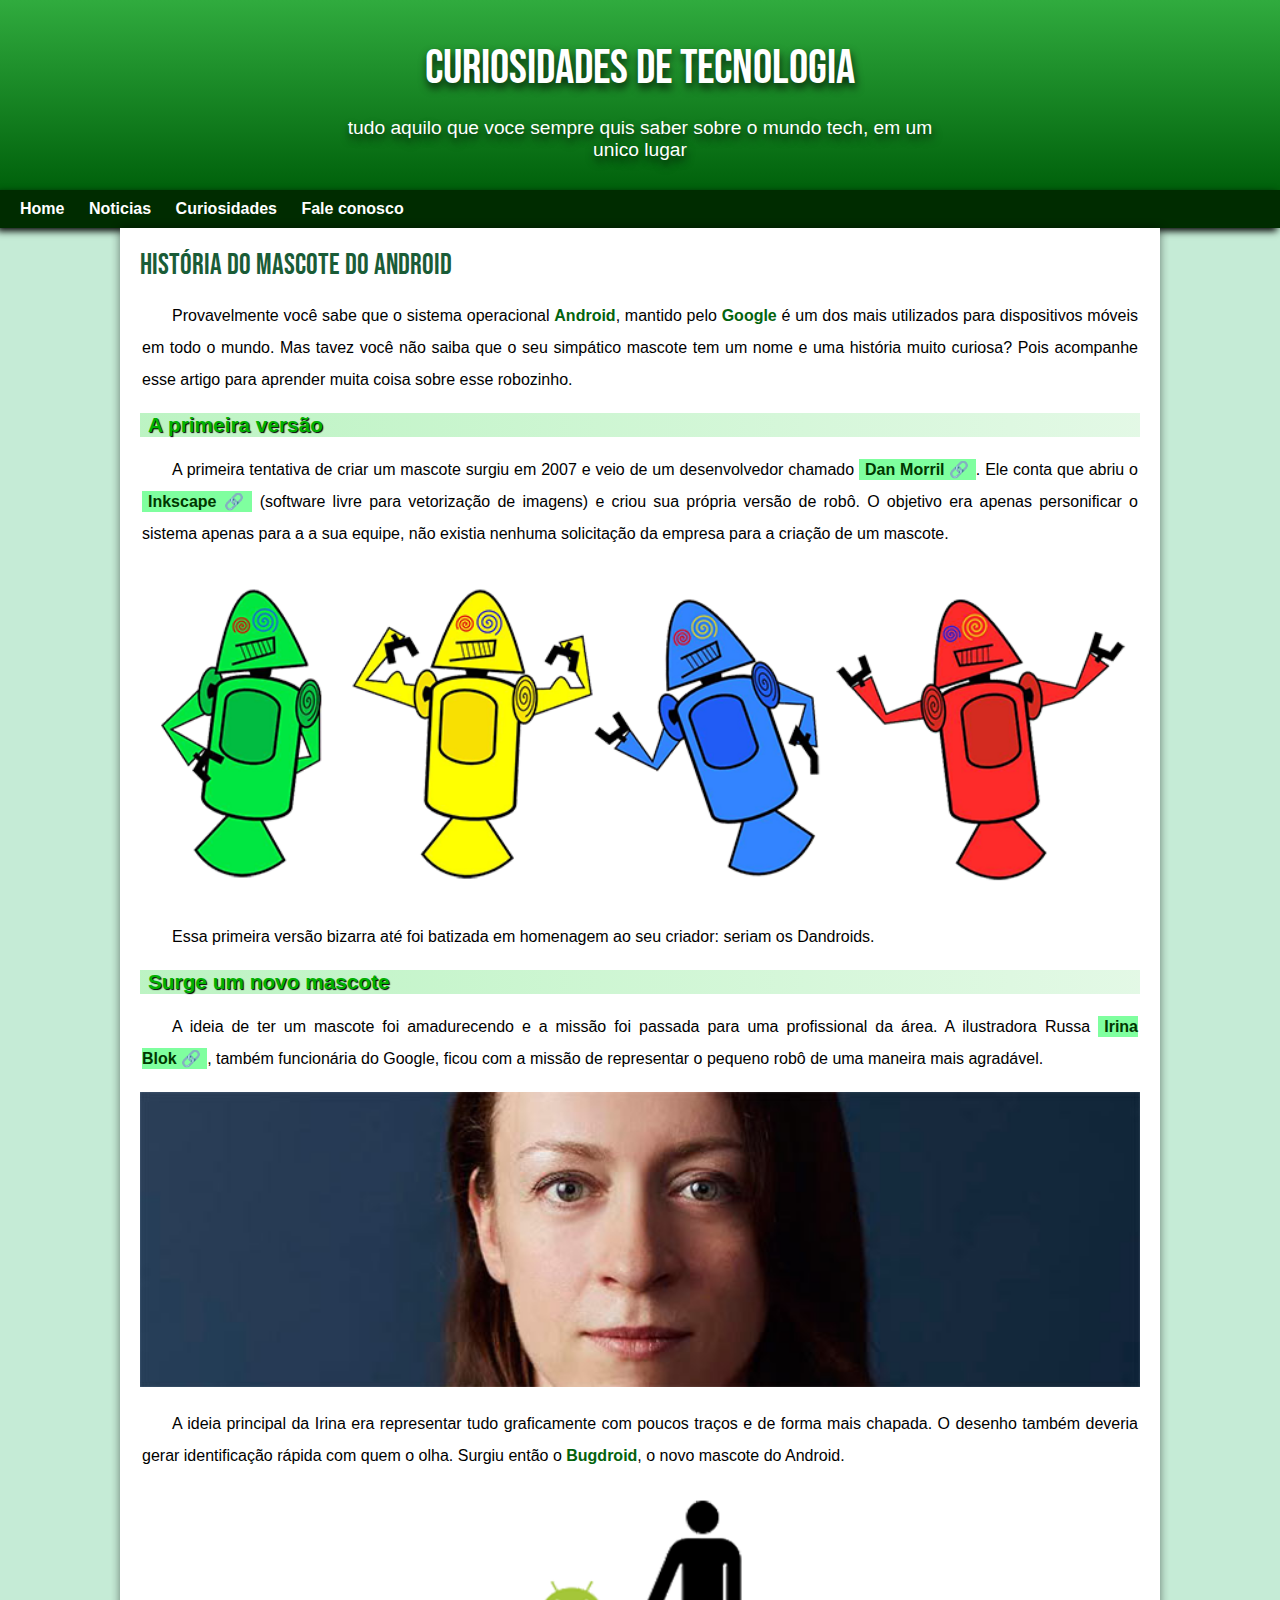
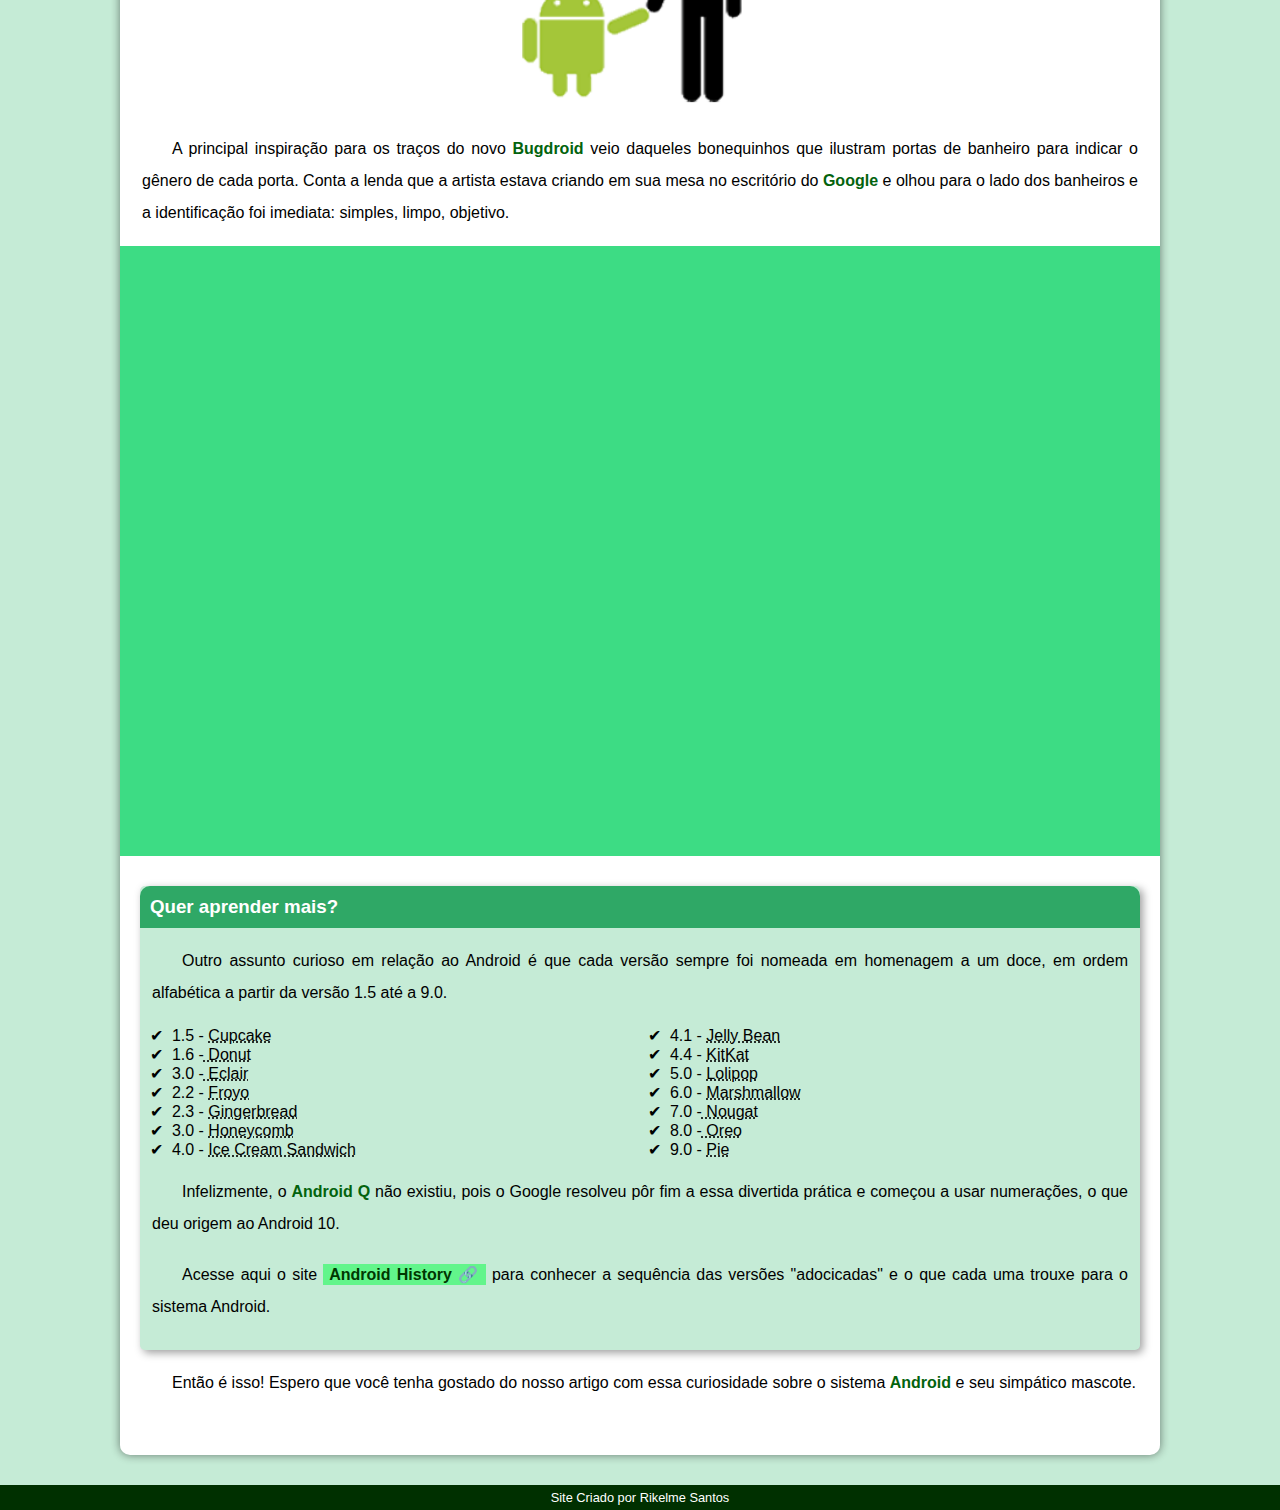
<file: Evoluçao do Android/android01.html>
<!DOCTYPE html>
<html lang="pt-br">
<head>
    <meta charset="UTF-8">
    <meta http-equiv="X-UA-Compatible" content="IE=edge">
    <meta name="viewport" content="width=device-width, initial-scale=1.0">
    <title>como surgiu o mascote android</title>
    <link rel="shortcut icon" href="imagens/favicon.ico" type="image/x-icon">
    <link rel="stylesheet" href="estilo/style.css">
</head>
<body>
    <header>
        <h1>Curiosidades de tecnologia</h1>
        <p>tudo aquilo que voce sempre quis saber sobre o mundo tech, em um unico lugar</p>
    </header>
    <nav>
       <a href="#">Home</a>
       <a href="#">Noticias</a>
       <a href="#">Curiosidades</a>
       <a href="#">Fale conosco</a>
    </nav>
    <main>
        <article>
            <h1>História do Mascote do Android</h1>

            <p>Provavelmente você sabe que o sistema operacional <strong>Android</strong>, mantido pelo <strong>Google</strong> é um dos mais utilizados para dispositivos móveis em todo o mundo. Mas tavez você não saiba que o seu simpático mascote tem um nome e uma história muito curiosa? Pois acompanhe esse artigo para aprender muita coisa sobre esse robozinho.</p>

            <h2>A primeira versão</h2>

            <p>A primeira tentativa de criar um mascote surgiu em 2007 e veio de um desenvolvedor chamado <a class="externo" href="https://androidcommunity.com/dan-morrill-shows-us-the-android-mascot-that-almost-was-20130103/" target="_blank" >Dan Morril</a>. Ele conta que abriu o <a class="externo" href="https://inkscape.org/" target="_blank">Inkscape</a> (software livre para vetorização de imagens) e criou sua própria versão de robô. O objetivo era apenas personificar o sistema apenas para a a sua equipe, não existia nenhuma solicitação da empresa para a criação de um mascote.</p>

        <picture>
            <source media="(max-width: 609px)" srcset="imagens/dan-droids-pq.png">
            <img src="imagens/dan-droids.png" alt="primeiro mascote android">
        </picture>

            <p>Essa primeira versão bizarra até foi batizada em homenagem ao seu criador: seriam os Dandroids.</p>

            <h2>Surge um novo mascote</h2>

            <p>A ideia de ter um mascote foi amadurecendo e a missão foi passada para uma profissional da área. A ilustradora Russa <a class="externo" href="https://www.irinablok.com/" target="_blank">Irina Blok</a>, também funcionária do Google, ficou com a missão de representar o pequeno robô de uma maneira mais agradável.</p>

           <picture>
               <source media="(max-width: 609px)" srcset="imagens/irina-blok-pq.jpg">
               <img src="imagens/irina-blok.jpg" alt="criadora do bug-droid">
            </picture>

            <p>A ideia principal da Irina era representar tudo graficamente com poucos traços e de forma mais chapada. O desenho também deveria gerar identificação rápida com quem o olha. Surgiu então o <strong>Bugdroid</strong>, o novo mascote do Android.</p>

        <img src="imagens/bugdroid.png" alt="bugdroid" class="pequena">

            <p>A principal inspiração para os traços do novo <strong>Bugdroid</strong> veio daqueles bonequinhos que ilustram portas de banheiro para indicar o gênero de cada porta. Conta a lenda que a artista estava criando em sua mesa no escritório do <strong>Google</strong> e olhou para o lado dos banheiros e a identificação foi imediata: simples, limpo, objetivo.</p>

            <div class="video">
                <iframe width="560" height="315" src="https://www.youtube.com/embed/l2UDgpLz20M" title="YouTube video player" frameborder="0" allow="accelerometer; autoplay; clipboard-write; encrypted-media; gyroscope; picture-in-picture" allowfullscreen></iframe>
            </div>
                
          <aside>
              <h3>Quer aprender mais?</h3>
                <p>Outro assunto curioso em relação ao Android é que cada versão sempre foi nomeada em homenagem a um doce, em ordem alfabética a partir da versão 1.5 até a 9.0.</p>
                <ul>
                    <li>1.5 - <abbr title="bolo de copo">Cupcake</abbr></li>
                    <li>1.6 -<abbr title="rosquinha"> Donut</abbr></li>
                    <li>3.0 -<abbr title="bomba"> Eclair</abbr></li>
                    <li>2.2 - <abbr title="iogurte congelado">Froyo</abbr></li>
                    <li>2.3 - <abbr title="biscoito de gengibre">Gingerbread</abbr></li>
                    <li>3.0 - <abbr title="favo de mel">Honeycomb</abbr></li>
                    <li>4.0 - <abbr title="sanduiche de sorvete">Ice Cream Sandwich</abbr></li>
                    <li>4.1 - <abbr title="jujuba">Jelly Bean</abbr></li>
                    <li>4.4 - <abbr title="kit kat">KitKat</abbr></li>
                    <li>5.0 - <abbr title="pirulito">Lolipop</abbr></li>
                    <li>6.0 - <abbr title="marshmellow">Marshmallow</abbr></li>
                    <li>7.0 -<abbr title="torrone"> Nougat</abbr></li>
                    <li>8.0 -<abbr title="Oreo"> Oreo</abbr></li>
                    <li>9.0 - <abbr title="Torta">Pie</abbr></li>
                </ul>
                <p>Infelizmente, o <strong>Android Q</strong> não existiu, pois o Google resolveu pôr fim a essa divertida prática e começou a usar numerações, o que deu origem ao Android 10.</p>

                <p>Acesse aqui o site <a class="externo" href="https://www.android.com/intl/en_uk/history/#/donut" target="_blank">Android History</a> para conhecer a sequência das versões "adocicadas" e o que cada uma trouxe para o sistema Android.</p>
            </aside>
            <p>
                Então é isso! Espero que você tenha gostado do nosso artigo com essa curiosidade sobre o sistema <strong>Android</strong> e seu simpático mascote.
                        </article>
            </p>
            </article>
            </main>
    <footer>
        <p>Site Criado por Rikelme Santos</p>
    </footer>
</body>
</html>
</file>
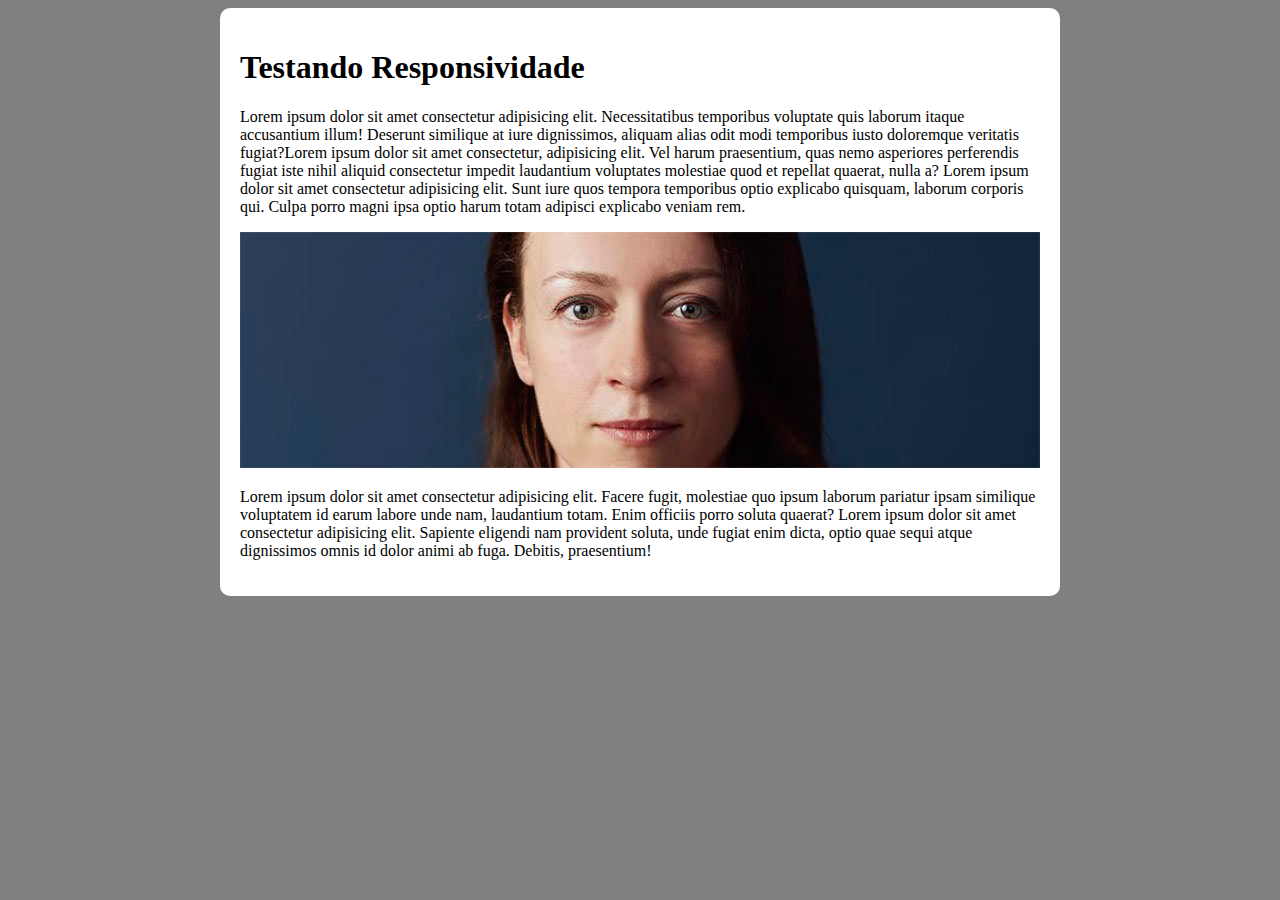
<file: Evoluçao do Android/responsivo.html>
<!DOCTYPE html>
<html lang="pt-br">
<head>
    <meta charset="UTF-8">
    <meta http-equiv="X-UA-Compatible" content="IE=edge">
    <meta name="viewport" content="width=device-width, initial-scale=1.0">
    <title>teste de responsividade</title>
    <style>
        body{
            background-color: gray;
        }
        main{
            background-color: white;
            padding: 20px;
            border-radius: 10px;

            min-width: 280px;
            max-width: 800px;

            margin: auto;
        }
        img{
            width: 100%;
        }
    </style>
</head>
<body>
    <main>
        <h1>Testando Responsividade</h1>
        <p>Lorem ipsum dolor sit amet consectetur adipisicing elit. Necessitatibus temporibus voluptate quis laborum itaque accusantium illum! Deserunt similique at iure dignissimos, aliquam alias odit modi temporibus iusto doloremque veritatis fugiat?Lorem ipsum dolor sit amet consectetur, adipisicing elit. Vel harum praesentium, quas nemo asperiores perferendis fugiat iste nihil aliquid consectetur impedit laudantium voluptates molestiae quod et repellat quaerat, nulla a? Lorem ipsum dolor sit amet consectetur adipisicing elit. Sunt iure quos tempora temporibus optio explicabo quisquam, laborum corporis qui. Culpa porro magni ipsa optio harum totam adipisci explicabo veniam rem.</p>
        <picture>
            <source media="(max-width:500px)" srcset="imagens/irina-blok-pq.jpg">
            <img src="imagens/irina-blok.jpg" alt="irina-blok">
        </picture>
        <p>Lorem ipsum dolor sit amet consectetur adipisicing elit. Facere fugit, molestiae quo ipsum laborum pariatur ipsam similique voluptatem id earum labore unde nam, laudantium totam. Enim officiis porro soluta quaerat?
            Lorem ipsum dolor sit amet consectetur adipisicing elit. Sapiente eligendi nam provident soluta, unde fugiat enim dicta, optio quae sequi atque dignissimos omnis id dolor animi ab fuga. Debitis, praesentium!
        </p>
    </main>
    
</body>
</html>
</file>
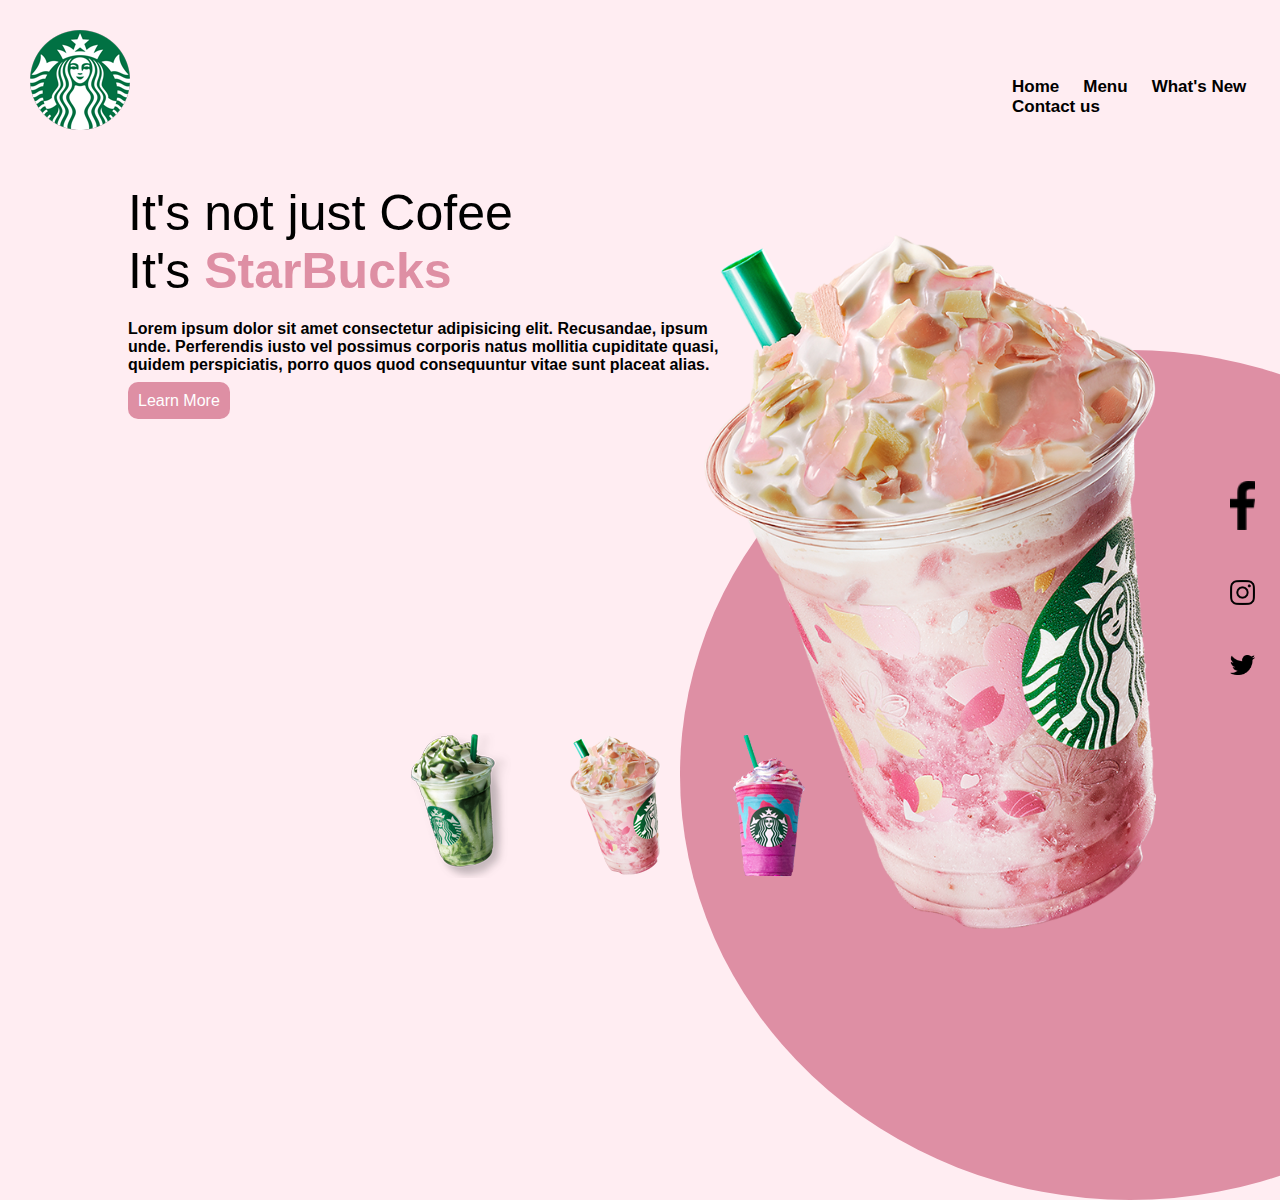
<file: starbucks Rosa - landing page/HTML/main.html>
<!DOCTYPE html>
<html lang="pt-br">
<head>
    <meta charset="UTF-8">
    <meta http-equiv="X-UA-Compatible" content="IE=edge">
    <meta name="viewport" content="width=device-width, initial-scale=1.0, maximum-scale=1.0">
    <link rel="stylesheet" href="../CSS/main.css">
    <title>StarBucks</title>
</head>
<body>
    <header>
        <div class="logo">
            <img src="../imagens/logo.png" alt="Logo">
        </div>

            <nav class="menu">
                <a href="#">Home</a>
                <a href="#">Menu</a>
                <a href="#">What's New</a>
                <a href="#">Contact us</a>
            </nav>
    </header>

    <section class="conteudo">
        <div class="cor">
            <div class="milk">
                <img src="../imagens/img2.png" alt="milkShake">
            </div>
        </div>

        <div class="social-media ">
            <a href=""><img src="../imagens/facebook.png" alt="facebook"></a>
            <a href=""><img src="../imagens/instagram.png" alt="instagram"></a>
            <a href=""><img src="../imagens/twitter.png" alt="twittter"></a>
        </div>

        <div class="texto">
            <h1>It's not just Cofee
                <br>
                It's <span style="color: #de8fa4; font-weight: bold;">StarBucks</span>
            </h1>
            <p>
                Lorem ipsum dolor sit amet consectetur adipisicing elit. Recusandae, ipsum unde. Perferendis iusto vel possimus corporis natus mollitia cupiditate quasi, quidem perspiciatis, porro quos quod consequuntur vitae sunt placeat alias.
            </p>
            <br>
            <a id="btn" onclick="clicar()" href="#">Learn More</a>
        </div>

        <div class="images">
            <img src="../imagens/thumb1.png" alt="thumb1">
            <img src="../imagens/thumb2.png" alt="thumb2">
            <img src="../imagens/thumb3.png" alt="thumb3">
        </div>
    </section> <!--conteudo-->

    <script>
        var button = window.document.getElementById('btn')
        btn.addEventListener('click', clicar)
        btn.addEventListener('mouseout', sair)

        function clicar(){
            button.style.background = 'gray'
            button.style.color = 'white'
        }

        function sair() {
           button.style.background = '#de8fa4'
           button.style.color = 'white'
        }
    </script>
</body>
</script>
</html>
</file>
<file: Formulario de cadastro responsivo/main.css>
* {
    padding: 0;
    margin: 0;
    box-sizing: border-box;
    font-family: 'Inter', sans-serif;
}

body {
    width: 100%;
    height: 100vh;
    display: flex;
    justify-content: center;
    align-items: center;
    background: #0c0ce94d;
}

.container {
    width: 80%;
    height: 80vh;
    display: flex;
    box-shadow: 5px 5px 10px rgba(0, 0, 0, .212);
}

.form-image {
    width: 50%;
    display: flex;
    justify-content: center;
    align-items: center;
    background-color: #fde3a7d7;
    padding: 1rem;
}

.form-image img {
    width: 31rem;
}

.form {
    width: 50%;
    display: flex;
    justify-content: center;
    align-items: center;
    flex-direction: column;
    background-color: #fff;
    padding: 3rem;
}

.form-header {
    display: flex;
    justify-content: space-between;
    margin-bottom: 3rem;
}

.login-button {
    display: flex;
    align-items: center;
}

.login-button button {
    border: none;
    background-color: #6c63ff;
    padding: 0.4rem 1rem;
    border-radius: 5px;
    cursor: pointer;
}

.login-button button:hover {
    background-color: #6b63fff1;
}

.login-button button a {
    text-decoration: none;
    font-weight: 500;
    color: white
}

.form-header h1::after {
    content: '';
    display: block;
    width: 5rem;
    height: 0.3rem;
    background-color: #6c63ff;
    margin: 0 auto;
    position: absolute;
    border-radius: 10px;
}

.input-group {
    display: flex;
    flex-wrap: wrap;
    justify-content: space-between;
    padding: 1rem 0;
    width: 80%;
}

.input-box {
    display: flex;
    flex-direction: column;
    margin-bottom: 1.1rem;
}

.input-box input {
    margin: 0.6rem;
    padding: 0.8rem 1.2rem;
    border: none;
    border-radius: 10px;
    box-shadow: 1px 1px 6px #0000001c;
}

.input-box input:hover {
    background: #eeeeee75;
}

.input-box input:focus-visible {
    outline: 1px solid #6c63ff
}

.input-box label,
.gender-title h6 {
    font-size: 0.75rem;
    font-weight: 600;
    color: #000000c0
}

.input-box input::placeholder {
    color: #000000be;
}

.gender-group {
    display: flex;
    justify-content: space-between;
    margin-top: 0.62rem;
    padding: 0 0 .5rem;
}

.gender-input {
    display: flex;
    align-items: center;
}

.gender-input input {
    margin-right: 0.35rem;
}

.gender-input label {
    font-size: 0.81rem;
    font-weight: 600;
    color: #000000c0;
}

.continue-button button {
    width: 100%;
    margin-top: 2.5rem;
    border: none;
    background-color: #6c63ff;
    padding: 0.62rem;
    border-radius: 5px;
    cursor: pointer;
}

.continue-button button:hover {
    background-color: #6b63fff1;
}

.continue-button button a {
    text-decoration: none;
    font-size: 0.93rem;
    font-weight: 500;
    color: #fff;
}

@media screen and (max-width: 1330px) {
    .form-image {
        display: none;
    }

    .container {
        width: 50%;
    }

    .form {
        width: 100%;
    }
}

@media screen and (max-width: 1064px) {
    .container {
        width: 90%;
        height: auto;
    }

    .input-group {
        flex-direction: column;
        overflow-y: scroll;
        flex-wrap: nowrap;
        max-height: 10rem;
        padding-right: 5rem
    }

    .gender-inputs {
        margin-top: 2rem;
    }

    .gender-group {
        flex-direction: column;
    }

    .gender-input {
        margin-top: 0.5rem;
    }
}
</file>
<file: Historia do Cangaço/Estilo.css>
@charset "UTF-8";

@font-face {
    font-family:'nordeste' ;
    src: url('fontes/Xylogravura-KY0Z.ttf') format('TrueType');
}

@font-face {
    font-family: 'sertao';
    src: url('fontes/Xylogravura-MMpB.otf') format('opentype');
}

*{
    padding: 0%;
    margin: 0%;
    font-family: Arial, Helvetica, sans-serif;
}

body{
    background-color: #FF9661;
}

header > h1{
    background-color:#5C2600;
    color: white;
    padding: 40px;
    text-align: center;
    font-size: 3em;
   text-shadow: -3px -7px 4px rgb(0, 0, 0);
   font-family: 'nordeste', sans-serif;
   font-weight: normal;
}

main h2{
    background-color: #DB5D00;
    color: white;
    box-shadow: 0px 2px 6px 0px black;;
    font-family: 'sertao', sans-serif;
    font-weight: normal;
}

h3{
background-color: #BD5709;
color: white;
margin: 0px;
padding: 0px;
}


nav{
    background-color: black;
    padding: 10px;
    box-shadow: black 5px 1px 9px;
    text-align: center;
}

nav a{
    color: white;
    text-decoration: none;
    padding-right: 10px;
    font-weight: bolder;

}

 main{
    margin: 2%;
    background-color: white;
    margin: auto;
    min-width: 280px;
    max-width: 800px;
    line-height: 2;
    box-shadow: black 0px 0 7px;
    display: flex;
    flex-direction: column;
    align-items: center;
    text-indent: 20px;
}
img{
    padding-bottom: 10px;
    margin-top: 20px;
    display: block;
    margin: auto;
    display: flex;
    flex-direction: column;
    align-items: center;
}

ul{
    list-style-type: none;  
}

li{
    padding-left: 10px;
}

p{
    padding-left: 10px;
}

aside h3{
    padding-left: 10px;
    margin-bottom: 20px;
    margin: 0px;
    padding: 0px;
}

aside div{
    background-color: rgba(255, 99, 71, 0.337);
    border-style: solid;
    border-color: rgb(0, 0, 0);
}

strong{
    background-color: rgba(255, 127, 80, 0.809);
    border-radius: 5px;
    font-size: 0.9em;
}

a{
    text-decoration: none;
    color: black;
}

a:hover{
    text-decoration: underline;
}

a.externo::after{
 content: '\00A0\1F517';
}

a.referencias{
font-family: sans-serif;
color: white;
}

#referencias{
    color: white;
    background-color: black;
    font-family: sans-serif;
    font-weight: normal;
    font-size: 0.8em;
    border-radius: 0px;
}

#referencias:hover{
    text-decoration: underline;
    color: gray;
}

#texto-da-referencia{
    font-weight: bolder;
}

#referencia{
    background-color: rgba(209, 108, 0, 0.446);
    border-style: none;
}

img.contatos{
    margin-left:10px;
    margin-top: 10px;
}

p.esquerdar{
    padding: 0px;
    font-family: 'Lucida Sans', 'Lucida Sans Regular', 'Lucida Grande', 'Lucida Sans Unicode', Geneva, Verdana, sans-serif;
    font-size: 0.9em;
}

#contato{
    background-color: white;
    border-style: none;
}

#personalizar-h3-contato{
    background-color: black;
    font-family: Arial, Helvetica, sans-serif;
    font-size: 1em;
}

footer{
    background-color: black;
    color: rgb(255, 255, 255);
    text-align: center;
    font-family: serif;
}

.footer{
    background-color: black;
}

a.voltar{
    background-color: rgb(5, 0, 102);
    color: white;
    font-weight: bold;
    text-align: center;
    border-radius: 10px;
    padding: 5px;
    margin: 10px;
}

.picture{
    background-color: #fa611443;
    padding: 20px;
    border-style: solid;
    border-color: rgb(94, 94, 94);
}

iframe{
    width: 90%;
    margin-left: 15px;
}

h3.texto-video{
 margin-top: 10px;
 background-color: rgb(247, 160, 0);
 color: black;
}
</file>
<file: Landing Page - Academia/main.css>
* {
    padding: 0;
    margin: 0;
    box-sizing: border-box;
}

/* Fundo da Tela */

html {
    width: 100vh;
    height: 100vh;
    font-size: 62.5%;
    color: white;
    font-family: 'Lato', sans-serif;
}

body {
    background-attachment: fixed;
    background-image: linear-gradient(#111111cc, #141414), url(imagens/img5.jpg);
    background-repeat: no-repeat;
    background-size: cover;
    background-position-y: 0px;
   
}

/* menu - header - navbar */

header {
    width: 100%;
    height: 7vh;
    background-color: rgba(22, 22, 22, 0.2);
}

.header-menu {
    position: absolute;
    float: left;
    right: 80px;
}

.menu-content {
    display: flex;
    text-transform: uppercase;
    height: 100%;
    align-items: center;
    font-size: 1.8rem;
}

.logo {
    font-size: 1.8rem;
    letter-spacing: 0.4rem;
    cursor: pointer;
    margin-left: 20%;
}

.menu-content .list-items {
    list-style: none;
    display: flex;
    gap: 10px;
}

.list-items a {
    text-decoration: none;
    padding: 1.5rem;
    transform: 2ms ease-in;
    position: relative;
    color: white;
    
}

.list-items a:before {
   content: '';
   position: absolute;
   bottom: 0px;
   left: 0px;
   width: 0px;
   height: 1px;
   background: rgb(251, 255, 0);
   transition: all 1.5s ease;
    
}

.list-items a:hover:before {
width: 100%;
} 

/* Centro - Conteudo principal */

main {
    height: 93vh;
    display: flex;
    justify-content: center;
    align-items: center;
}

.main-content {
    display: flex;
    flex-direction: column;
    justify-content: center;
}

/* textos conteudo principal */

.primary-text {
    width: 700px;
    font-size: 5rem;
    margin-bottom: 2rem;
    text-align: center;
    margin-left: 75%;
}

.second-text {
    width: 500px;
    margin-bottom: 7rem;
    font-size: 2rem;
    text-align: center;
    margin-left: 90%;
    color: #a5a5a5;
    text-transform: uppercase;
}

/* botões */

.btn {
    display: flex;
    justify-content: center;
    gap: 20px;
    margin-left: 90%;
    width: 500px;
}

.btn button {
    width: 250px;
    height: 60px;
    cursor: pointer;
    border: 1px solid white;
    color: white;
    text-transform: uppercase;
    background-color: transparent;
    font-weight: bold;
    letter-spacing: 0.2rem;
    border-radius: 20px;
    position: relative;
    transition: 1.5s;
}

.btn button:hover {
    color: yellow;
}

.btn button:before {
    content: '';
    border-radius: 20px;
    position: absolute;
    bottom: 0;
    left: 0;
    width: 0;
    height: 60px;
    background-color: #3d3d3d;
    z-index: -1;
    transition: 1s;
}

.btn button:hover:before {
width: 100%;
}
</file>
<file: landing page - catalogo de carros/css/main.css>
* {
    padding: 0;
    margin: 0;
    box-sizing: border-box
}

html,body {
    width: 100%;
    overflow-x: hidden;
    outline: none;
    font-family: 'Roboto', sans-serif;
}

:root {
    --orange: #f78b00;
    --blue: #00285f;
    --gray: #ededed;
}

header {
    width: 100%;
    height: 500px;
    background: var(--orange);
}

.content {
    max-width: 1000px;
    min-width: 300px;
    margin: 0 auto;
    display: flex;
    flex-direction: column;
    padding: 10px;
}
nav{
    width: 100%;
    height: 125px;
    display: flex;
    flex-direction: row;
    align-items: center;
    justify-content: space-between;
}

.brand {
    font-size: 24px;
    color: var(--blue);
    cursor: pointer;
}

nav ul {
    display: flex;
    flex-direction: row;
    margin-left: 50%;
}

nav ul li {
    list-style: none;
    padding: 10px;
    cursor: pointer;
}

nav ul li a {
    color: var(--blue);
    text-decoration: none;
    font-weight: bold;
    padding: 10px;
    border-radius: 4px;
}

nav ul li a:hover {
     color: #00285f63;
     background-color: rgba(70, 70, 70, 0.138);
     transition: all 0.3s;

}

nav ul button {
    border: 1px solid var(--blue);
    background: transparent;
    padding: 8px 40px;
    cursor: pointer;
    margin-left: 30px;
    color: var(--blue);
    font-weight: bold;
    border-radius: 4px;
}

nav ul button:hover {
    background-color: var(--blue);
    color: #ededed;
    transition: all 0.4s;
}

.content .header-block {
    max-width: 1000px;
    min-width: 300px;
    height: 400px;
    background-color: var(--blue);
    border-radius: 8px;
    box-shadow: 1px 0px 10px 0px rgba(0, 0, 0, 0.5);
    -webkit-box-shadow: 1px 0px 10px 0px rgba(0, 0, 0, 0.5);
    -moz-box-shadow: 1px 0px 10px 0px rgba(0, 0, 0, 0.5);
    position: relative;
    z-index: 10;
    padding: 10px;
}

.header-block img {
    width: 50%;
    position: absolute;
    right: 2%;
    bottom: 2%;
}

.header-block .text {
    position: absolute;
    bottom: 30%;
    left: 15%;
}

.header-block .text h2 {
    color: white;
    margin-bottom: 20px;
    text-align: right;
    transform: translateX(-20px);
    transition: transform 0.5s;
}

.header-block .text p {
    max-width: 280px;
    color: white;
    text-align: right;
    transform: translateX(-20px);
    transition: transform 0.4s;
}

/* Product Catalog */

section .catalog {
    width: 100vw;
    padding: 100px;
}

section .filter-card {
    width: 980px;
    height: 150px;
    background: var(--gray);
    border-radius: 8px;
    margin: 0 auto;
    display: flex;
    flex-direction: row;
    align-items: center;
    justify-content: center;
}

.search-input {
    width: 700px;
    height: 50px;
    border: none;
    border-radius: 4px 0px 0px 4px;
    text-indent: 10px;
}

.search-button {
    width: 150px;
    height: 50px;
    border-radius: 0px 4px 4px 0px;
    border: none;
    background-color: var(--blue);
    color: white;
    cursor: pointer;
    font-size: 1.1em;
    transition: 0.2s ease;
}

.search-button:hover {
    background: #dedede;
    color: var(--blue)
}

.title-wrapper-catalog {
    margin-top: 200px;
    padding-bottom: 20px;
}

section .card-wrapper {
    max-width: 1000px;
    height: 100%;
    display: grid;
    grid-template-columns: repeat(auto-fill, minmax(270px, 1fr));
    grid-gap: 30px;
    padding-top: 50px;
}

section .card-item {
    height: 400px;
    background: var(--gray);
    border-radius: 8px;
    display: flex;
    flex-direction: column;
    align-items: center;
    justify-content: space-around;
}

.card-content {
    display: flex;
    flex-direction: column;
    align-items: center;
    justify-content: space-around;
    height: 40%;
}

.card-item h3 {
    width: 90%;
 font-size: 24px;
}

.card-item p {
    width: 90%;
    font-style: italic;
    color: #00000070;
}

.card-item img{
    width: 85%;
}

.card-item button {
    width: 90%;
    padding: 15px 0px;
    border: none;
    background: var(--blue);
    border-radius: 4px;
    color: white;
    font-weight: bold;
    font-size: 1.1em;
    cursor: pointer;
    transition: 0.3s ease;
    margin-bottom: 10px;
}

.card-item button:hover {
    background-color: #dedede;
    color: var(--blue);
}

/* About */

.about {
    width: 100%;
    height: 100%;
    display: flex;
    align-items: center;
    justify-content: center;
    padding: 50px 10px;
}

.about-content {
    max-width: 1000px;
    min-width: 300px;
    height: 600px;
    background: #dedede3b;
    margin: 0 auto;
    border-radius: 8px;
    z-index: 10;
    padding: 10px;
    display: flex;
    flex-direction: row;
    align-items: center;
    justify-content: space-between;
}

.left {
    width: 25%;
    min-width: 300px;
    height: 100%;
    background: #000000a1;
    border-radius: 8px;
}

.right {
    width: 65%;
    height: 100%;
    display: flex;
    flex-direction: column;
    align-items: flex-start;
    justify-content: flex-start;
    padding-top: 10%;
}

.right h3 {
    text-align: right;
    width: 90%;
    margin-bottom: 20px
}

.right p{
    max-width: 90%;
    font-size: 1em;
    letter-spacing: 2px;
    text-align: left;
    color: rgba(0, 0, 0, 0.4);
}

/* Features */

.features {
    width: 100%;
    height: 100%;
    background: var(--gray);
    display: flex;
    justify-content: center;
    align-items: center;
    padding: 50px 0px;
}

.title-wrapper-features {
    padding: 20px 0px;
}

.feature-card-block {
    max-width: 1000px;
    min-width: 300px;
    height: 600px;
    background: white;
    margin: 0 auto;
    border-radius: 8px;
    z-index: 10;
    padding: 50px;
    display: grid;
    grid-template-columns: repeat(auto-fill, minmax(420px, 1fr));
    grid-gap: 30px;
}

.feature-card-item {
    max-width: 420px;
    height: 150px;
    display: flex;
    flex-direction: row;
    align-items: center;
    justify-content: space-around;
    border: 1px solid #dedede3b;
    border-radius: 4px;
}

.feature-text-content {
    max-width: 60%;
    margin: 5px;
}

.feature-card-item img {
    width: 64px;
    height: 64px;
}

/* Footer */

footer {
    width: 100%;
    height: 250px;
}

footer .main {
    width: 100%;
    height: 200px;
    background: var(--orange);
    padding: 20px 10px;
}

.footer-links {
    max-width: 1000px;
    min-width: 300px;
    display: flex;
    flex-direction: row;
    justify-content: space-between;
    margin-top: 20px;
}

.footer-company, 
.footer-rental, 
.footer-contact, 
.footer-social {
    color: white;
    height: 100%;
    min-height: 100px;
}

.footer-links h4 {
    margin-bottom: 10px;
}

.footer-links {
    margin-bottom: 8px;
}

.main .footer-social img {
    width: 32px;
    height: 32px;
}

footer .last {
    width: 100%;
    height: 50px;
    background: var(--blue);
    color: white;
    display: flex;
    align-items: center;
    justify-content: center
}


/* Responsive adjustments */

@media (max-width: 576px) {
    nav ul li {
        display: none;
    }

    .header-block img{
        width: 70%;
        position: absolute;
        right: 16%;
        top: 30%;
    }

    .header-block .text {
        position: absolute;
        bottom: 10%;
        left: 15;
    }

    section .filter-card {
        width: 390px;
        padding: 0px 10px;
    }

    .search-input {
        max-width: 700px;
        min-width: 240px;
    }

    .serach-button {
        max-width: 150px;
        min-width: 80px;
    }

    .about {
        margin-top: 100px;
    }

    .title-wrapper-about {
        margin-bottom: 20px;
    }

    .about-content {
        flex-direction: column;
        height: 100%;
    }

    .left {
        display: none;
    }

    .right {
        width: 90%;
    }

    .right p {
        width: 100%;
        margin: 0px;
        text-align: left;
    }

    .feature-card-block {
        height: 100%;
        display: flex;
        flex-direction: column;
    }

    footer {
        height: 100%;
    }

    footer .main {
        height: 100%;
    }

    .footer-links {
        flex-direction: column; 
        padding-left: 10%;
    }
}
</file>
<file: Landing Page - Marketing Creativo/css/main.css>
* {
    padding: 0;
    margin: 0;
    box-sizing: border-box;
}

/* CORPO */

html,body {
    overflow-x: hidden;
}

body {
    font-family: Arial, Helvetica, sans-serif;
    background-color: #222222;
    color: white;
}

/* Cabeçalho */

header {
display: flex;
justify-content: space-around;
align-items: center;
margin-top: 30px;
}

.titulo h1{
    font-family: 'Roboto', sans-serif;
    letter-spacing: 2px;
    font-weight: 500;
}

.menu {
    margin-left: 500px;
}

.menu a{
    text-decoration: none;
    color: white;
    margin-left: 30px;
    font-size: 18px;
}

.menu a:hover {
    border-radius: 5px;
    background: #9a0eeb6e;
    transition: all 0.4s;
    color: rgb(221, 221, 221);
}

#cicle-purple {
   border: 2px solid #9B06CE;
   padding: 10px 20px;
   border-radius: 10px;
   margin-left: 20px;
}  

/* Conteudos */

.home img {
    position: absolute;
    right: 10%;
    bottom: 20%;
}

.extras {
    margin-left: 180px;
    margin-top: 100px;
}

.extras p {
    width: 500px;
    font-family: Arial, Helvetica, sans-serif;
    font-size: 18px;
    color: rgb(211, 211, 211);
} 

.extras h1{
    color: white;
    font-size: 50px;
    font-family: Verdana, Geneva, Tahoma, sans-serif;

}

#principal-text {
    color:  #840EC9;
}

.place input {
    height: 50px;
    width: 400px;
    margin-left: 180px;
    border-radius: 20px;
    border: none;
    text-indent: 20px;
    font-size: 17px;
}

.mover-tudo {
    margin-left: 150px;
}



.btn > a{
    text-decoration: none;
    color: white;
    background-color: #9B06CE;
    text-align: center;
    font-weight: bold;
    padding: 20px 50px;
    line-height: 100px;
    border-radius: 20px;
    margin-left: 180px;
}
</file>
<file: Landing Page Spotify/css/main.css>
@keyframes Anim {
    0% {
        color: #2941AB;
        background-color: #1ED760;
        border: none;
        font-weight: bold;
        width: 230px;
        height: 50px;
        border-radius: 50px;
        font-size: 14px;
        cursor: pointer;
    }

    50% {
        color: #2941AB;
        background-color: #1ED760;
        border: none;
        font-weight: bold;
        width: 235px;
        height: 55px;
        border-radius: 50px;
        font-size: 13px;
        cursor: pointer;
    }

    100% {
        color: #2941AB;
        background-color: #1ED760;
        border: none;
        font-weight: bold;
        width: 230px;
        height: 50px;
        border-radius: 50px;
        font-size: 14px;
        cursor: pointer;
    }

}

* {
    padding: 0;
    margin: 0;
    box-sizing: border-box;
    overflow-x: hidden;
    
    font-family: Arial, Helvetica, sans-serif;
}

/* Cabeçalho */

header {
    display: flex;
    justify-content: space-around;
    align-items: center;
    height: 10vh;
    background-color: black;
}

.logo img{
   width: 150px; 
   margin-right: 50px;
   cursor: pointer;
}

nav .menu-links {
    display: flex;
    flex-direction: row;
    gap: 40px;
}

nav a{
    text-decoration: none;
    color: white;
    font-weight: bold;
    font-size: 16px;

}

nav a:hover {
    color: #1ED760;
}

/* Conteudo */

.container {
    height: 90vh;
    width: 100%;
    background-color: #2941AB;
}

.title h1 {
    color: #1ED760;
    font-family: arial black, sans-serif;
    font-size: 140px;
    text-align: center;
    margin-top: 166px;
    letter-spacing: -8px;
}

.text-p p {
    color: #1ED760;
    text-align: center;
    font-size: 19px;
    margin-top: 24px;
}

.btn {
    margin-top: 30px;
    text-align: center;
    font-weight: 14px;
}

.btn button {
    color: #2941AB;
    background-color: #1ED760;
    border: none;
    font-weight: bold;
    width: 230px;
    height: 50px;
    border-radius: 50px;
    font-size: 14px;
    cursor: pointer;
    transition: all 0.4s;
}

.btn button:hover {
   animation: Anim 0.4s ease-in-out;
}

.space {
    width: 1px;
    height: 20px;
    background-color: white;

}

.green-effect {
    position: absolute;
    right: -350px;
    top: 10%;
    width: 500px;
    height: 750px;
    border-radius: 60%;
    background-color: #1ED760;
}

.green-effect-2 {
    position: absolute;
    left: -230px;
    bottom: 0px;
    background-color: #1ED760;
    width: 300px;
    height: 500px;
    border-radius: 0% 50% 50% 0px;
}

.green-effect-3 {
    position: absolute;
    left: -220px;
    bottom: 0px;
    background-color: #1ED760;
    width: 350px;
    height: 200px;
    border-radius: 50% 50% 0px 0px;
}

footer {
    background-color: black;
}

.logo-footer img {
    position: absolute;
    top: 1030px;
    margin-left: 150px;
    width: 130px;
    cursor: pointer;
}

.container-footer {
    display: flex;   
    align-items: center;
    justify-content: space-around;
    margin-top: 100px;
}

.info {
    display: flex;
    justify-content: space-around;
    gap: 100px;
}

.info a{
    text-decoration: none;
    color: white;
    font-size: 16px;
    margin-top: 16px;
}

.info a:hover {
    color: #1ED760;
}

.info ul li {
    margin-top: 20px;
}


.sub-title {
    color: #919496;
    font-size: 14px;
    font-weight: bold;
    cursor: default;
}

.social-media {
    margin-right: 100px;
}

.social-media img {
    margin-bottom: 150px;
    width: 54px;
    height: 54px;
    border-radius: 50%;
    margin-left: 10px;
}

.extras {
    display: flex;
    justify-content: space-around;
    align-items: center;
    margin-top: 100px;
    margin-bottom: 50px;
}
 .extras nav a{
     font-size: 12px;
     font-weight: normal;
     color: #919496;
     text-decoration: none;
     margin-left: 20px;
 }

 .extras nav a:hover {
     color: #1ED760;
 }

 .extras nav {
     margin-left: 40px;
 }

.finaly-texts p {
    color: white;
}

.finaly-texts p {
    text-align: right;
    color: #919496;
    font-size: 12px;
}

.finaly-texts img {
    width: 20px;
    margin-right: 4px;
    cursor: pointer;
}
</file>
<file: StarBucks - landing page/css/main.css>
* {
    margin: 0;
    padding: 0;
    box-sizing: border-box;
    font-family: Verdana, Geneva, Tahoma, sans-serif;
}

html,body {
    height: 100vh;
    overflow-y: hidden;
    overflow-x: hidden;
}

.center {
    display: flex;
    flex-wrap: wrap;
    max-width: 1280px;
    margin: 0 auto;
    padding: 0.2%;
}

header {
    height: 200px;
    padding: 20px 0;
}

.logo {
    width: 50%;
}

.menu {
    width: 50%;
    text-align: right;
}

.menu a {
    font-weight: bold;
    color: black;
    text-decoration: none;
    font-weight: bold;
    margin-right: 15px;
    font-size: 15px;
}

.menu a:hover {
    background-color: #a9a9a9;
    border-radius: 5px;
    padding: 4px;
    transition: all 0.2s;
}

section.sobre {
    position: relative;
    height: calc(100% - 200px);
}

.extras {
    position: absolute;
    bottom: -250px;
    right: -250px;
    width: 850px;
    height: 850px;
    border-radius: 50%;
    background-color: #017143;
}

.extras img {
    position: absolute;
    top: -45px;
    margin-left: 50px;
}

.social {
    position: absolute;
    margin-left: 58%;
    top: 15%;
}

.social-media img {
    position: relative;
    display: block;
    width: 20px;
    margin-top: 30px; 
}

.texto-sobre {
    margin-top: 100px;
}

.texto-sobre h1{
    font-size: 50px;
}

.texto-sobre p {
    margin: 20px 0;
    max-width: 800px;
    font-weight: bold;
    font-size: 14px;
}

#btn {
    letter-spacing: 1PX;
    font-family: Arial, Helvetica, sans-serif;
    text-decoration: none;
    background-color:#017143;
    color: white;
    padding: 10px;
    border-radius: 13px;
}
</file>
<file: Evoluçao do Android/estilo/style.css>
@charset "UTF-8";

@import url('https://fonts.googleapis.com/css2?family=Bebas+Neue&display=swap');

@font-face{
    font-family: 'android';
    src: url('../fontes/idroid.otf') format(opentype);
    font-weight: normal;
}

:root{
    --cor0:#c5ebd6;
    --cor01:#3ddc84;
    --cor02:#2fa866;
    --cor03:#207e49;
    --cor04:#063d;
    --cor05:rgb(0, 38, 0);

    --fonte-padrao: arial, verdana, helvetica, sans-serif;
    --fonte-destaque: 'Bebas Neue', 'cursive';
    --fonte-android: 'idroid', 'cursive';
}

*{
    margin: 0px;
    padding: 0px;
}

header{
    background-image: linear-gradient( to bottom, #30AB3E, #00610B);
    min-height: 150px;
    text-align: center;
    padding-top: 40px;
    
}

nav{
    background-color: rgb(0, 44, 0);
    padding: 10px;
   box-shadow: -3px 3px 7px black;
}

nav > a{
    color: white;
    text-decoration: none;
    padding: 10px;
    font-weight: bold;
    border-radius: 5px;
   transition-duration: .2s;
}

a:hover{
    color: gray;
    background-color: rgb(0, 226, 57);
}

main{
    background-color: white;
    min-width: 300px;
    max-width: 1000px;
    padding: 20px;
    margin: auto;
    box-shadow: 0px 0px 10px rgba(0, 0, 0, 0.481);
    margin-bottom: 30px;
    border-bottom-left-radius: 10px;
    border-bottom-right-radius: 10px;
}

main img{
    width: 100%;
}

main img.pequena{
    max-width: 350px;
    margin: auto;
    display: block;
}

main p{
    margin: 15px 0px;
    text-align: justify;
    text-indent: 30px;
    line-height: 2em;
    font-size: 1em;
    padding: 2px;
}

main a{
    text-decoration: none;
    font-weight: bold;
    color: rgb(0, 55, 0);
    background-color: rgba(0, 255, 64, 0.501);
    padding: 2px 6px;
}

main a:hover{
    text-decoration: underline;
    color: rgb(255, 255, 255);
}

div.video{
background-color: var(--cor01);
margin: 0px -20px 30px -20px ;
padding: 20px;
position: relative;
padding-bottom: 59%;
}

div.video > iframe{
    position: absolute;
    top: 5%;
    left: 5%;
    width: 90%;
    height: 90%;   
}

main h2{
    color: rgb(0, 177, 0);
    font-size: 1.3em;
    text-shadow: 1px 1px 1px black;
    padding-right: 10px;
    text-indent: 8px;
    background-image: linear-gradient(to right, #3ede5158, #84e38f3a);
}

strong{
    color: rgb(3, 99, 13);
    border-radius: 3px;
    font-weight: bold;
    
}

header > p{
    color: white;
    font-family: var(--fonte-padrao);
    font-size: 1.2em;
    max-width: 600px;
    margin: auto;
    padding-right: 10px;
    padding-left: 10px;
    text-shadow:  1px 5px 9px rgba(0, 0, 0, 0.768);
}

body{
    background-color:var(--cor0);
    font-family: var(--fonte-padrao);
}

a.externo::after{
    content: '\00A0\1F517';
}

header > h1{
    color:white;
    font-family: var(--fonte-destaque);
    margin-bottom: 20px;
    font-size: 3em;
    text-shadow:  1px 5px 9px rgba(0, 0, 0, 0.768);
    font-weight: normal;
    
}

article > h1{
    color:#1a5c37 ;
    font-family: var(--fonte-destaque);
    font-weight: normal;
    font-size: 1.8em;
}

main > h2{
    font-family: var(--fonte-destaque);
    font-weight: normal;
}

aside{
    background-color: var(--cor0);
    padding: 10px;
    border-radius: 5px;
    box-shadow: 3px 3px 8px rgba(0, 0, 0, 0.378);
}

aside > ul{
    list-style-position: inside;
    columns: 2;
    list-style-type: '\2714\00A0\00A0';
}

aside > h3{
    background-color: var(--cor02);
    color: white;
    padding: 10px;
    margin: -10px -10px 0px -10px;
    border-radius: 10px 10px 0px 0px;
}

footer{
    background-color: rgb(0, 48, 0);
    color: white;
    text-align: center;
    font-size: 0.8em;
    padding: 5px;
}

footer > p > a{
    text-decoration: none;
    color: white;
    font-weight: bolder;
}

footer a:hover{
    text-decoration: underline;
    color: rgb(0, 79, 7);
}
</file>
<file: starbucks Rosa - landing page/CSS/main.css>
* {
    margin: 0;
    padding: 0;
    box-sizing: border-box;
}

html,body {
    height: 100vh;
    overflow-y: hidden;
    overflow-x: hidden;
    background: #ffedf2;
}

header {
display: flex;
align-items: center;
}

.menu {
    margin-left: 65%;
    margin-top: 30px;
}

.menu a {
    padding-left: 20px;
    color: #000;
    text-decoration: none;
    font-weight: bold;
    font-size: 17px;
    font-family: Arial, Helvetica, sans-serif;
}

.menu a:hover {
    background-color: white;
    color: rgb(97, 97, 97);
    padding: 10px;
    border-radius: 10px;
    transition: all 0.4s;
}

.logo{
    padding: 30px; 
}

.cor {
    position: absolute;
    bottom: -300px;
    right: -300px;
    background-color: #de8fa4;
    border-radius: 50%;
    width: 900px;
    height: 850px;
}

.milk{
    position: absolute;
    bottom: 250px;
}

.milk img {
    width: 500px;
}

.social-media {
    position: absolute;
    right: 25px;
    bottom: 25%;
}

.social-media img {
    display: block;
    width: 25px;
    padding-top: 50px;
}

.texto h1 {
    font-family: Verdana, Geneva, Tahoma, sans-serif;
    font-size: 50px;
    margin: 20px 0;
    margin-left: 10%;
    font-weight: 500 ;
}

.texto p {
    width: 600px;
    margin-left: 10%;
    font-family: Arial, Helvetica, sans-serif;
    font-weight: bold;
    font-size: 16px;
}

a#btn {
    margin-left: 10%;
}

a#btn {
    text-decoration: none;
    color: white;
    background-color: #de8fa4;
    padding: 10px;
    border-radius: 10px;
    font-family: Arial, Helvetica, sans-serif;
}

.images {
    position: absolute;
    right: 36%;
    bottom:2%;
}

.images img {
    width: 100px;
    margin-left: 50px;
}
</file>
